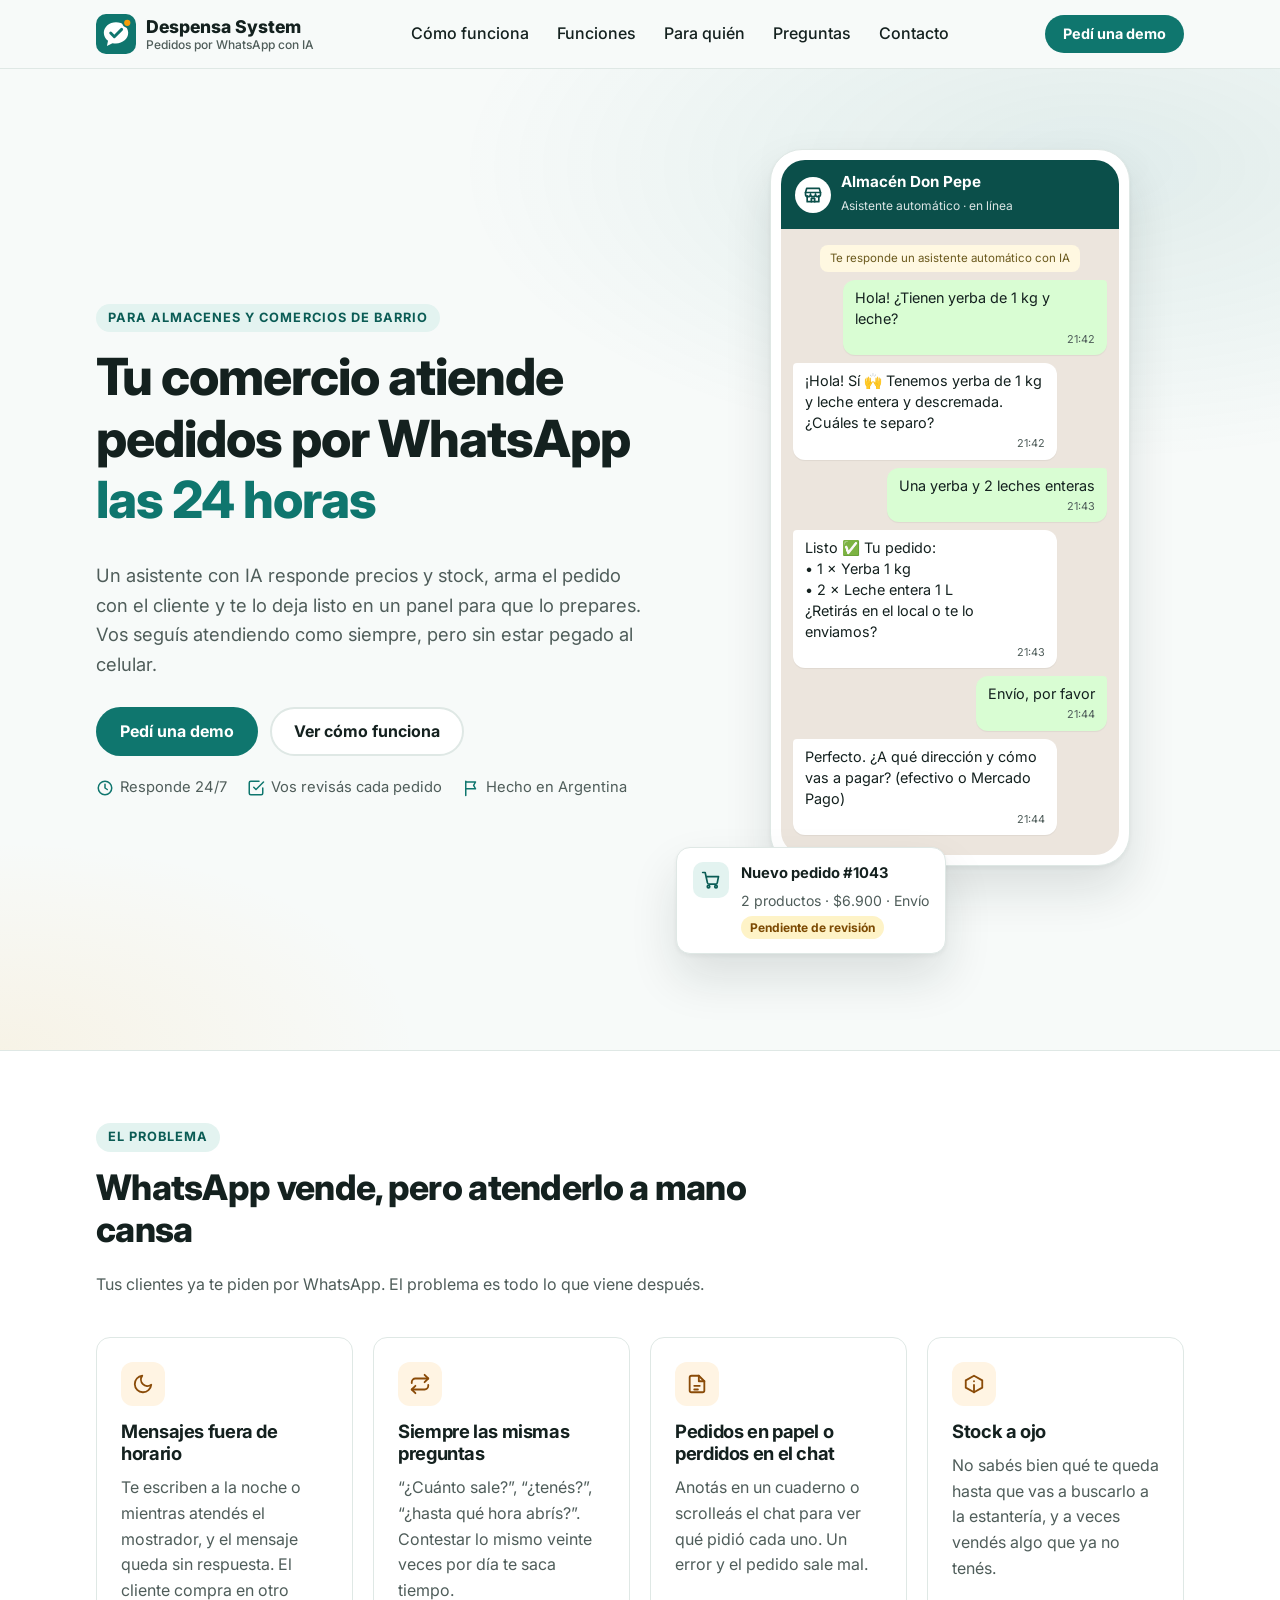
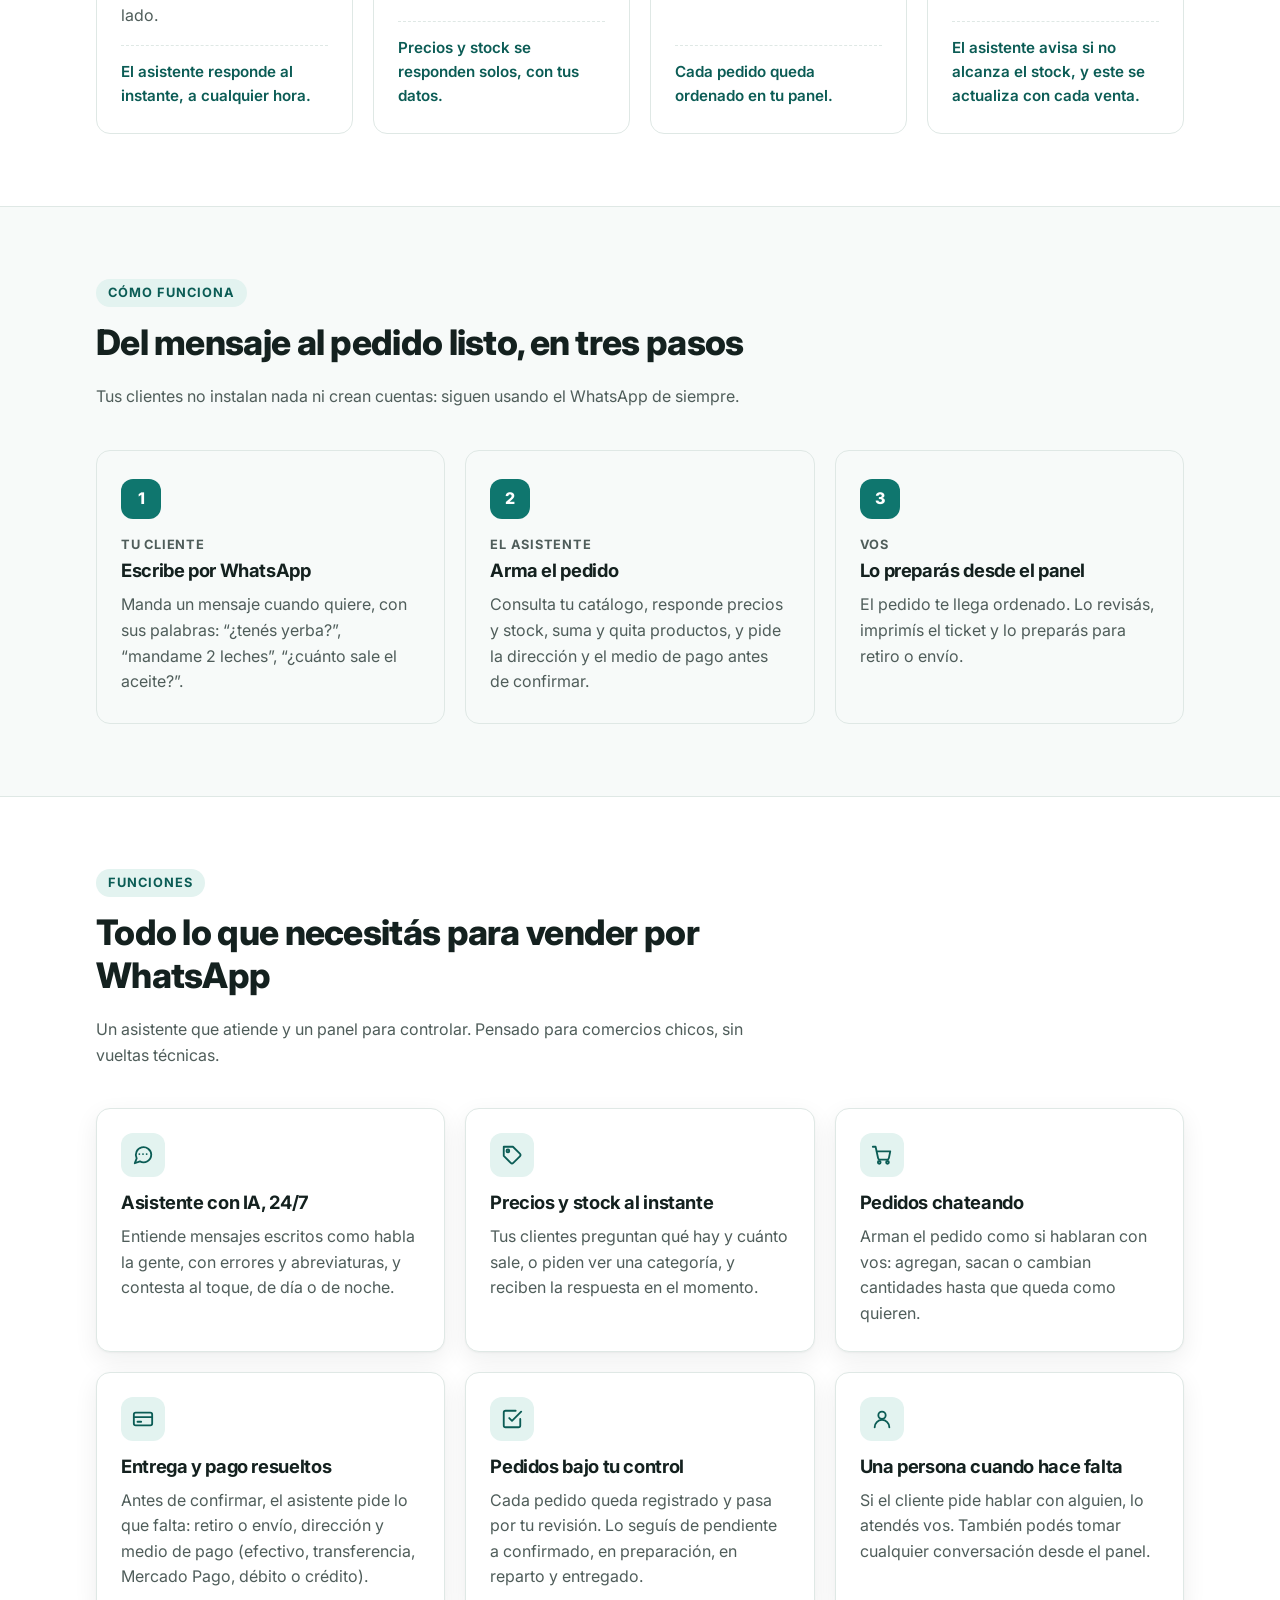
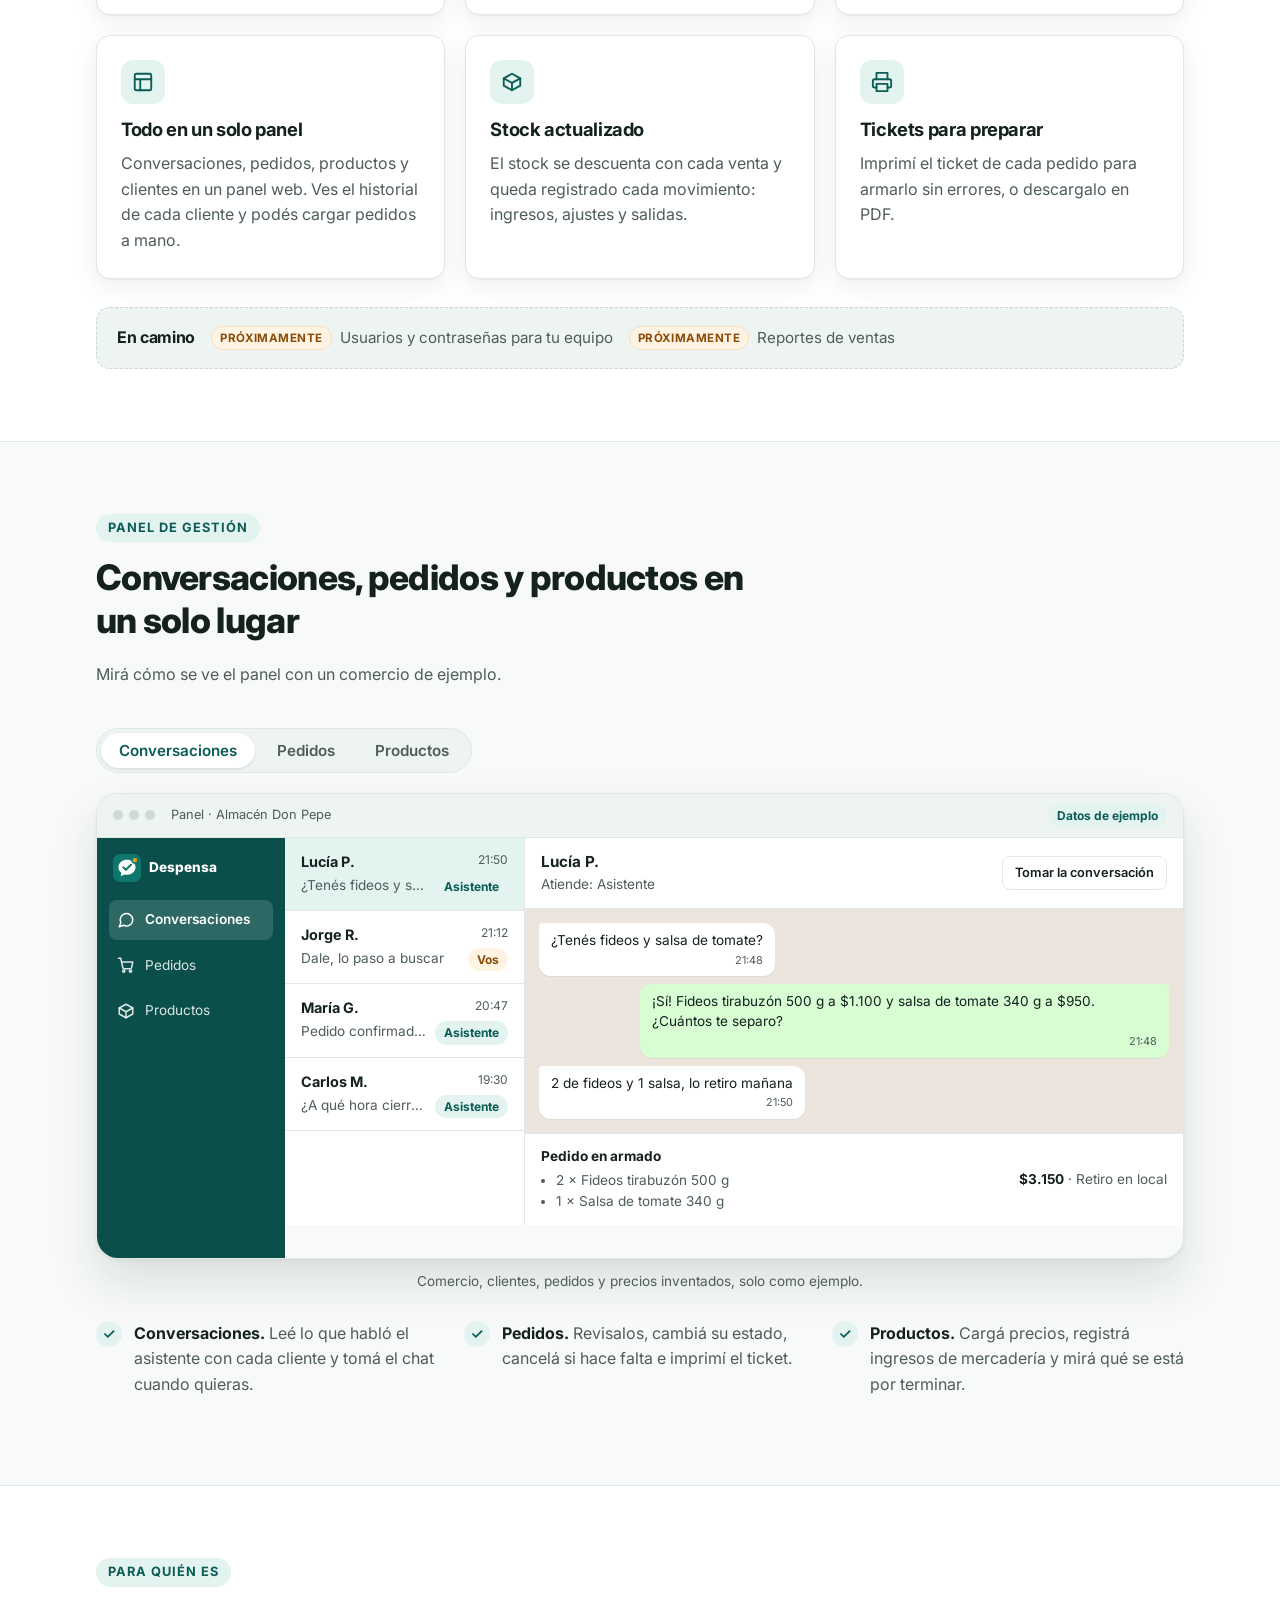
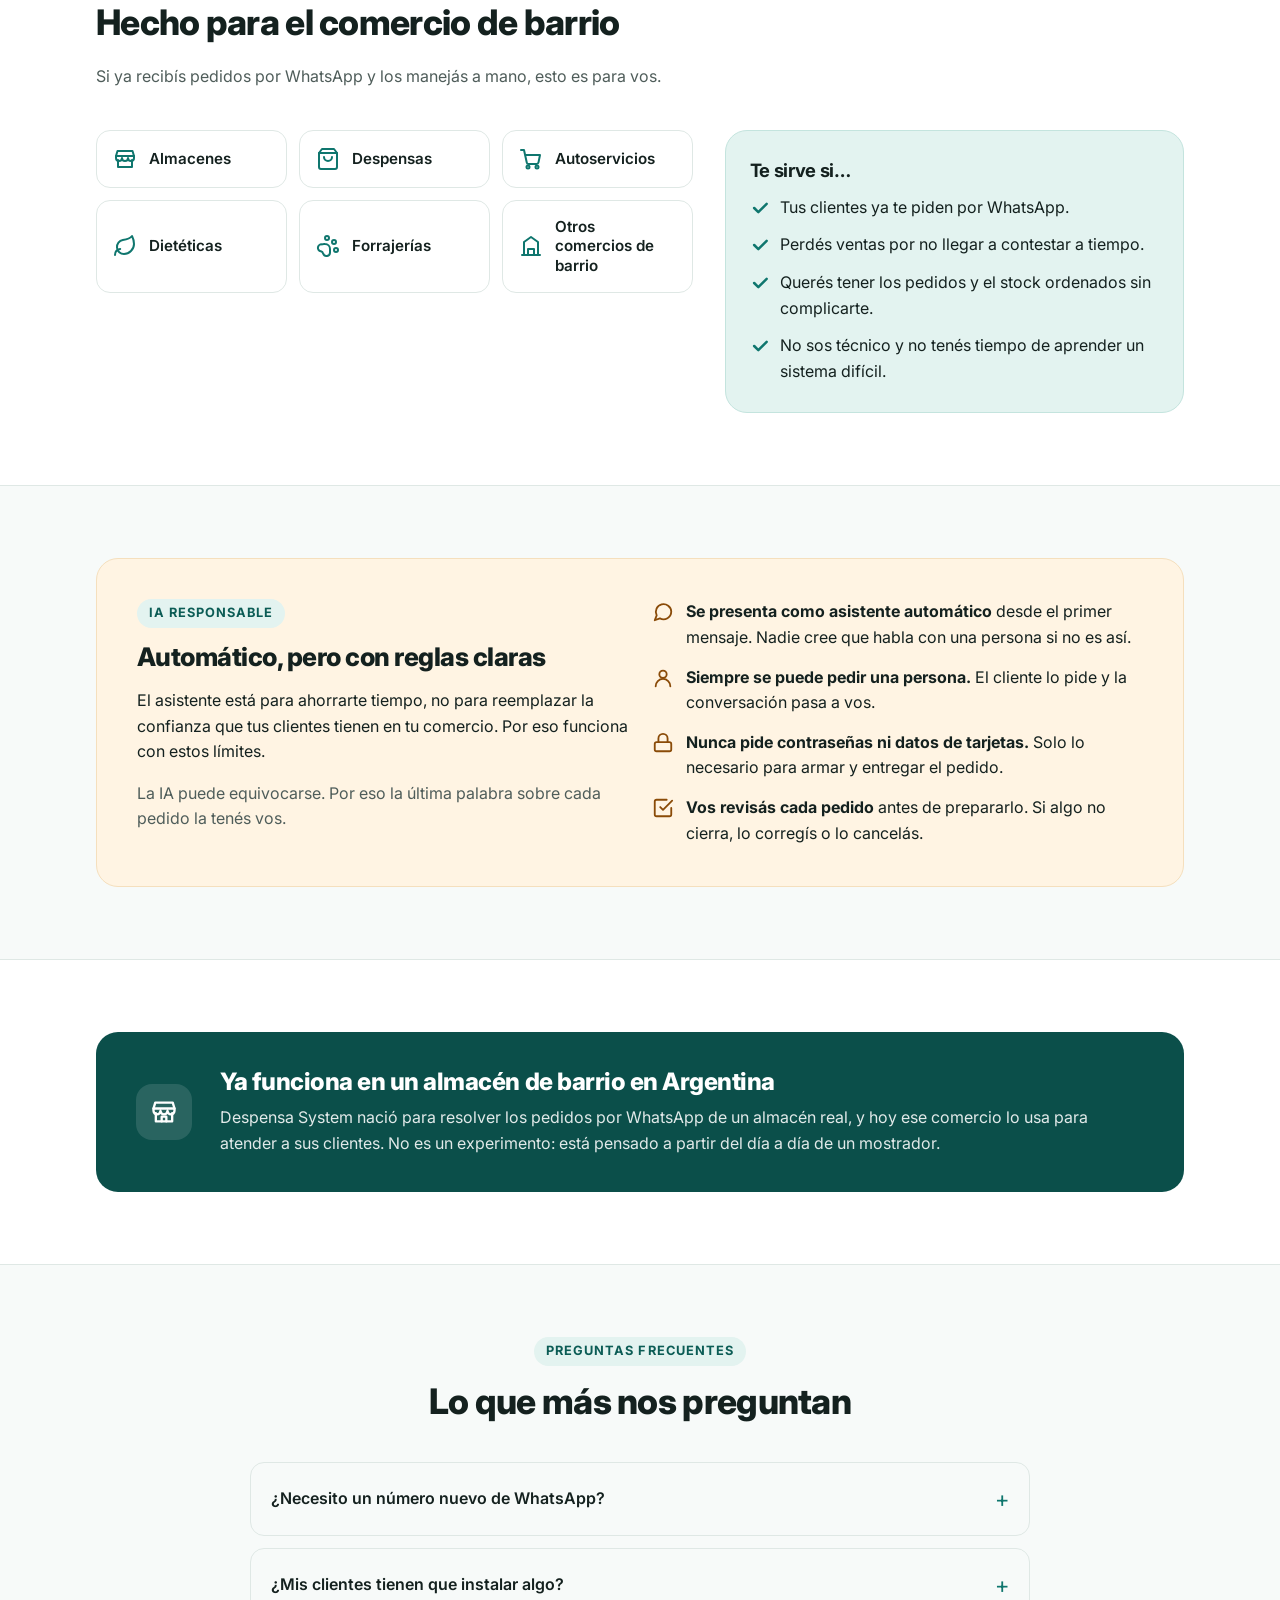
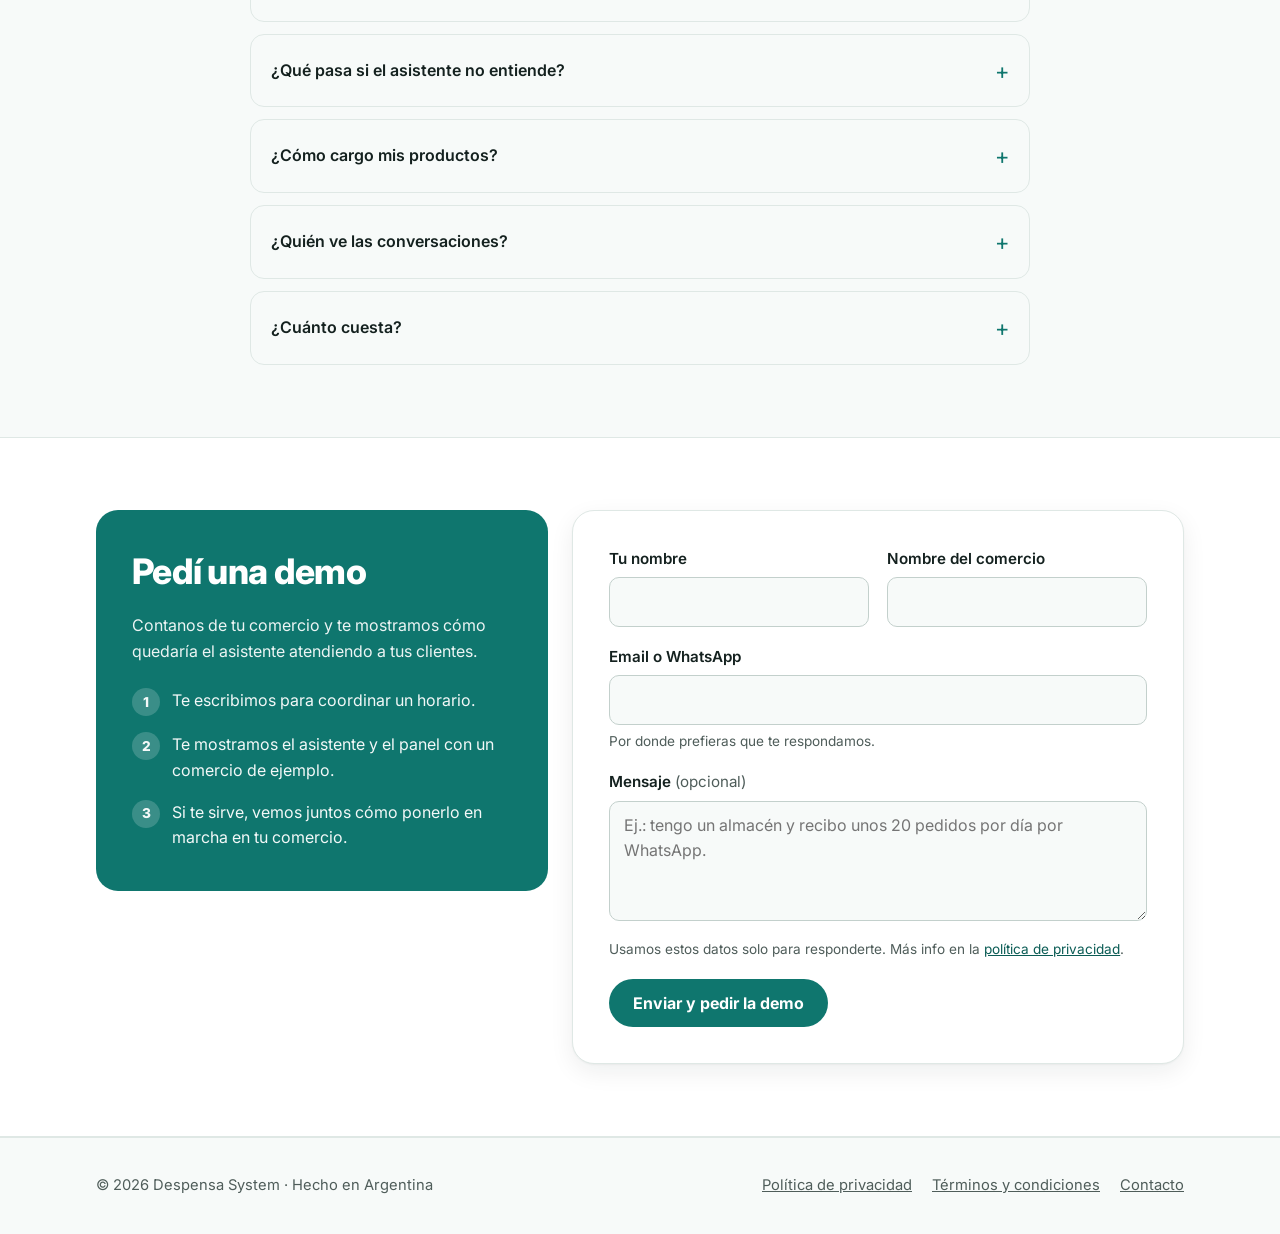
<file: index.html>
<!doctype html>
<html lang="es-AR">
<head>
  <meta charset="utf-8">
  <meta name="viewport" content="width=device-width, initial-scale=1">
  <title>Despensa System · Pedidos por WhatsApp con IA para tu comercio</title>
  <meta name="description" content="Despensa System atiende los pedidos de tu comercio por WhatsApp las 24 horas: un asistente con IA responde precios y stock, arma el pedido con el cliente y te lo deja listo en un panel para prepararlo.">
  <meta name="theme-color" content="#f7faf9">
  <!-- COMPLETAR: reemplazar el dominio en canonical, og:url, og:image, JSON-LD, robots.txt y sitemap.xml -->
  <link rel="canonical" href="https://despensa-system.netlify.app/">

  <meta property="og:type" content="website">
  <meta property="og:locale" content="es_AR">
  <meta property="og:site_name" content="Despensa System">
  <meta property="og:title" content="Despensa System · Tu comercio atiende pedidos por WhatsApp las 24 horas">
  <meta property="og:description" content="Un asistente con IA responde precios y stock, arma el pedido con el cliente y te lo deja listo en un panel para prepararlo.">
  <meta property="og:url" content="https://despensa-system.netlify.app/">
  <meta property="og:image" content="https://despensa-system.netlify.app/assets/img/og-image.png">
  <meta property="og:image:width" content="1200">
  <meta property="og:image:height" content="630">
  <meta property="og:image:alt" content="Despensa System: pedidos por WhatsApp con IA y un panel para prepararlos">
  <meta name="twitter:card" content="summary_large_image">

  <link rel="icon" href="assets/img/favicon.svg" type="image/svg+xml">
  <link rel="icon" href="assets/img/favicon.png" type="image/png" sizes="48x48">
  <link rel="apple-touch-icon" href="assets/img/apple-touch-icon.png">
  <link rel="preconnect" href="https://fonts.googleapis.com">
  <link rel="preconnect" href="https://fonts.gstatic.com" crossorigin>
  <link href="https://fonts.googleapis.com/css2?family=Inter:wght@400;500;600;700;800&display=swap" rel="stylesheet">
  <link rel="stylesheet" href="assets/css/styles.css">

  <script type="application/ld+json">
  {
    "@context": "https://schema.org",
    "@type": "SoftwareApplication",
    "name": "Despensa System",
    "url": "https://despensa-system.netlify.app/",
    "image": "https://despensa-system.netlify.app/assets/img/og-image.png",
    "applicationCategory": "BusinessApplication",
    "operatingSystem": "Web, WhatsApp",
    "inLanguage": "es-AR",
    "description": "Asistente con IA que atiende pedidos por WhatsApp las 24 horas y panel web para gestionar conversaciones, pedidos, productos y stock de comercios de barrio.",
    "featureList": [
      "Asistente de WhatsApp con IA disponible 24/7",
      "Consulta de precios y stock",
      "Armado de pedidos por chat",
      "Datos de entrega y medio de pago",
      "Derivación a una persona",
      "Panel con conversaciones, pedidos, productos y clientes",
      "Control de stock",
      "Impresión de tickets"
    ]
  }
  </script>
</head>
<body>
  <a class="skip-link" href="#contenido">Saltar al contenido</a>

  <header class="site-header">
    <div class="container header-inner">
      <a class="brand" href="./" aria-label="Despensa System, inicio">
        <img class="brand-logo" src="assets/img/logo.svg" alt="" width="40" height="40">
        <span>Despensa System<small>Pedidos por WhatsApp con IA</small></span>
      </a>

      <nav class="nav" id="site-nav" aria-label="Principal">
        <ul>
          <li><a href="#como-funciona">Cómo funciona</a></li>
          <li><a href="#funciones">Funciones</a></li>
          <li><a href="#para-quien">Para quién</a></li>
          <li><a href="#preguntas">Preguntas</a></li>
          <li><a href="#contacto">Contacto</a></li>
          <li class="nav-cta"><a href="#contacto">Pedí una demo</a></li>
        </ul>
      </nav>

      <a class="btn btn-primary btn-sm header-cta" href="#contacto">Pedí una demo</a>

      <button class="menu-toggle" type="button" aria-controls="site-nav" aria-expanded="false" aria-label="Abrir menú">
        <svg viewBox="0 0 24 24" fill="none" stroke="currentColor" stroke-width="2" stroke-linecap="round" aria-hidden="true"><path d="M4 7h16M4 12h16M4 17h16"/></svg>
      </button>
    </div>
  </header>

  <main id="contenido">
    <!-- Hero -->
    <section class="hero">
      <div class="container hero-grid">
        <div>
          <span class="eyebrow">Para almacenes y comercios de barrio</span>
          <h1>Tu comercio atiende pedidos por WhatsApp <span class="hl">las 24 horas</span></h1>
          <p class="lead">Un asistente con IA responde precios y stock, arma el pedido con el cliente y te lo deja listo en un panel para que lo prepares. Vos seguís atendiendo como siempre, pero sin estar pegado al celular.</p>
          <div class="hero-actions">
            <a class="btn btn-primary" href="#contacto">Pedí una demo</a>
            <a class="btn btn-ghost" href="#como-funciona">Ver cómo funciona</a>
          </div>
          <ul class="hero-meta">
            <li><svg viewBox="0 0 24 24" fill="none" stroke="currentColor" stroke-width="2" stroke-linecap="round" stroke-linejoin="round" aria-hidden="true"><circle cx="12" cy="12" r="9"/><path d="M12 7v5l3 2"/></svg>Responde 24/7</li>
            <li><svg viewBox="0 0 24 24" fill="none" stroke="currentColor" stroke-width="2" stroke-linecap="round" stroke-linejoin="round" aria-hidden="true"><path d="M9 11l3 3L22 4"/><path d="M21 12v7a2 2 0 0 1-2 2H5a2 2 0 0 1-2-2V5a2 2 0 0 1 2-2h11"/></svg>Vos revisás cada pedido</li>
            <li><svg viewBox="0 0 24 24" fill="none" stroke="currentColor" stroke-width="2" stroke-linecap="round" stroke-linejoin="round" aria-hidden="true"><path d="M5 22V3"/><path d="M5 4h13l-2.5 4.5L18 13H5"/></svg>Hecho en Argentina</li>
          </ul>
        </div>

        <div class="hero-visual">
          <div class="phone" role="img" aria-label="Ejemplo de conversación por WhatsApp entre un cliente y el asistente automático de un comercio ficticio, Almacén Don Pepe. El cliente pide una yerba de 1 kilo y dos leches enteras, y el asistente arma el pedido y pregunta la dirección de entrega y el medio de pago.">
            <div class="chat-head" aria-hidden="true">
              <span class="avatar"><svg viewBox="0 0 24 24" fill="none" stroke="currentColor" stroke-width="2" stroke-linecap="round" stroke-linejoin="round"><path d="M3 9l1.5-5h15L21 9"/><path d="M3 9h18v2a3 3 0 0 1-6 0 3 3 0 0 1-6 0 3 3 0 0 1-6 0z"/><path d="M5 13v7h14v-7"/><path d="M10 20v-4h4v4"/></svg></span>
              <div><strong>Almacén Don Pepe</strong><small>Asistente automático · en línea</small></div>
            </div>
            <div class="chat-body" aria-hidden="true">
              <span class="chat-note">Te responde un asistente automático con IA</span>
              <div class="bubble out">Hola! ¿Tienen yerba de 1 kg y leche?<time>21:42</time></div>
              <div class="bubble in">¡Hola! Sí 🙌 Tenemos yerba de 1 kg y leche entera y descremada. ¿Cuáles te separo?<time>21:42</time></div>
              <div class="bubble out">Una yerba y 2 leches enteras<time>21:43</time></div>
              <div class="bubble in">Listo ✅ Tu pedido:<br>• 1 × Yerba 1 kg<br>• 2 × Leche entera 1 L<br>¿Retirás en el local o te lo enviamos?<time>21:43</time></div>
              <div class="bubble out">Envío, por favor<time>21:44</time></div>
              <div class="bubble in">Perfecto. ¿A qué dirección y cómo vas a pagar? (efectivo o Mercado Pago)<time>21:44</time></div>
            </div>
          </div>
          <div class="float-card" aria-hidden="true">
            <span class="float-icon"><svg viewBox="0 0 24 24" fill="none" stroke="currentColor" stroke-width="2" stroke-linecap="round" stroke-linejoin="round"><circle cx="9" cy="20" r="1.5"/><circle cx="18" cy="20" r="1.5"/><path d="M2 3h3l2.7 12.3a2 2 0 0 0 2 1.7h7.8a2 2 0 0 0 2-1.6L21 8H6"/></svg></span>
            <strong>Nuevo pedido #1043</strong>
            <span class="float-meta">2 productos · $6.900 · Envío</span>
            <span><span class="badge pending">Pendiente de revisión</span></span>
          </div>
        </div>
      </div>
    </section>

    <!-- Problema -->
    <section class="section-alt" id="problema">
      <div class="container">
        <div class="section-head">
          <span class="eyebrow">El problema</span>
          <h2>WhatsApp vende, pero atenderlo a mano cansa</h2>
          <p class="muted">Tus clientes ya te piden por WhatsApp. El problema es todo lo que viene después.</p>
        </div>
        <div class="problems">
          <article class="problem">
            <div class="icon" aria-hidden="true"><svg viewBox="0 0 24 24" fill="none" stroke="currentColor" stroke-width="2" stroke-linecap="round" stroke-linejoin="round"><path d="M21 12.8A9 9 0 1 1 11.2 3a7 7 0 0 0 9.8 9.8z"/></svg></div>
            <h3>Mensajes fuera de horario</h3>
            <p>Te escriben a la noche o mientras atendés el mostrador, y el mensaje queda sin respuesta. El cliente compra en otro lado.</p>
            <p class="fix">El asistente responde al instante, a cualquier hora.</p>
          </article>
          <article class="problem">
            <div class="icon" aria-hidden="true"><svg viewBox="0 0 24 24" fill="none" stroke="currentColor" stroke-width="2" stroke-linecap="round" stroke-linejoin="round"><path d="M17 2l4 4-4 4"/><path d="M3 11v-1a4 4 0 0 1 4-4h14"/><path d="M7 22l-4-4 4-4"/><path d="M21 13v1a4 4 0 0 1-4 4H3"/></svg></div>
            <h3>Siempre las mismas preguntas</h3>
            <p>“¿Cuánto sale?”, “¿tenés?”, “¿hasta qué hora abrís?”. Contestar lo mismo veinte veces por día te saca tiempo.</p>
            <p class="fix">Precios y stock se responden solos, con tus datos.</p>
          </article>
          <article class="problem">
            <div class="icon" aria-hidden="true"><svg viewBox="0 0 24 24" fill="none" stroke="currentColor" stroke-width="2" stroke-linecap="round" stroke-linejoin="round"><path d="M14 3H6a2 2 0 0 0-2 2v14a2 2 0 0 0 2 2h12a2 2 0 0 0 2-2V9z"/><path d="M14 3v6h6"/><path d="M9 14l6 0M9 18h4"/></svg></div>
            <h3>Pedidos en papel o perdidos en el chat</h3>
            <p>Anotás en un cuaderno o scrolleás el chat para ver qué pidió cada uno. Un error y el pedido sale mal.</p>
            <p class="fix">Cada pedido queda ordenado en tu panel.</p>
          </article>
          <article class="problem">
            <div class="icon" aria-hidden="true"><svg viewBox="0 0 24 24" fill="none" stroke="currentColor" stroke-width="2" stroke-linecap="round" stroke-linejoin="round"><path d="M21 8 12 3 3 8v8l9 5 9-5V8z"/><path d="M12 13v8"/><path d="M12 9v.01"/></svg></div>
            <h3>Stock a ojo</h3>
            <p>No sabés bien qué te queda hasta que vas a buscarlo a la estantería, y a veces vendés algo que ya no tenés.</p>
            <p class="fix">El asistente avisa si no alcanza el stock, y este se actualiza con cada venta.</p>
          </article>
        </div>
      </div>
    </section>

    <!-- Cómo funciona -->
    <section id="como-funciona">
      <div class="container">
        <div class="section-head">
          <span class="eyebrow">Cómo funciona</span>
          <h2>Del mensaje al pedido listo, en tres pasos</h2>
          <p class="muted">Tus clientes no instalan nada ni crean cuentas: siguen usando el WhatsApp de siempre.</p>
        </div>
        <ol class="steps">
          <li class="step">
            <span class="who">Tu cliente</span>
            <h3>Escribe por WhatsApp</h3>
            <p>Manda un mensaje cuando quiere, con sus palabras: “¿tenés yerba?”, “mandame 2 leches”, “¿cuánto sale el aceite?”.</p>
          </li>
          <li class="step">
            <span class="who">El asistente</span>
            <h3>Arma el pedido</h3>
            <p>Consulta tu catálogo, responde precios y stock, suma y quita productos, y pide la dirección y el medio de pago antes de confirmar.</p>
          </li>
          <li class="step">
            <span class="who">Vos</span>
            <h3>Lo preparás desde el panel</h3>
            <p>El pedido te llega ordenado. Lo revisás, imprimís el ticket y lo preparás para retiro o envío.</p>
          </li>
        </ol>
      </div>
    </section>

    <!-- Funciones -->
    <section class="section-alt" id="funciones">
      <div class="container">
        <div class="section-head">
          <span class="eyebrow">Funciones</span>
          <h2>Todo lo que necesitás para vender por WhatsApp</h2>
          <p class="muted">Un asistente que atiende y un panel para controlar. Pensado para comercios chicos, sin vueltas técnicas.</p>
        </div>
        <div class="features">
          <article class="feature">
            <div class="icon" aria-hidden="true"><svg viewBox="0 0 24 24" fill="none" stroke="currentColor" stroke-width="2" stroke-linecap="round" stroke-linejoin="round"><path d="M21 11.5a8.4 8.4 0 0 1-12.4 7.4L3 21l2.1-5.4A8.4 8.4 0 1 1 21 11.5z"/><path d="M8 11h.01M12 11h.01M16 11h.01"/></svg></div>
            <h3>Asistente con IA, 24/7</h3>
            <p>Entiende mensajes escritos como habla la gente, con errores y abreviaturas, y contesta al toque, de día o de noche.</p>
          </article>
          <article class="feature">
            <div class="icon" aria-hidden="true"><svg viewBox="0 0 24 24" fill="none" stroke="currentColor" stroke-width="2" stroke-linecap="round" stroke-linejoin="round"><path d="M20.6 13.4 13.4 20.6a2 2 0 0 1-2.8 0L3 13V3h10l7.6 7.6a2 2 0 0 1 0 2.8z"/><circle cx="7.5" cy="7.5" r="1.5"/></svg></div>
            <h3>Precios y stock al instante</h3>
            <p>Tus clientes preguntan qué hay y cuánto sale, o piden ver una categoría, y reciben la respuesta en el momento.</p>
          </article>
          <article class="feature">
            <div class="icon" aria-hidden="true"><svg viewBox="0 0 24 24" fill="none" stroke="currentColor" stroke-width="2" stroke-linecap="round" stroke-linejoin="round"><circle cx="9" cy="20" r="1.5"/><circle cx="18" cy="20" r="1.5"/><path d="M2 3h3l2.7 12.3a2 2 0 0 0 2 1.7h7.8a2 2 0 0 0 2-1.6L21 8H6"/></svg></div>
            <h3>Pedidos chateando</h3>
            <p>Arman el pedido como si hablaran con vos: agregan, sacan o cambian cantidades hasta que queda como quieren.</p>
          </article>
          <article class="feature">
            <div class="icon" aria-hidden="true"><svg viewBox="0 0 24 24" fill="none" stroke="currentColor" stroke-width="2" stroke-linecap="round" stroke-linejoin="round"><rect x="2" y="5" width="20" height="14" rx="2"/><path d="M2 10h20M6 15h4"/></svg></div>
            <h3>Entrega y pago resueltos</h3>
            <p>Antes de confirmar, el asistente pide lo que falta: retiro o envío, dirección y medio de pago (efectivo, transferencia, Mercado Pago, débito o crédito).</p>
          </article>
          <article class="feature">
            <div class="icon" aria-hidden="true"><svg viewBox="0 0 24 24" fill="none" stroke="currentColor" stroke-width="2" stroke-linecap="round" stroke-linejoin="round"><path d="M9 11l3 3L22 4"/><path d="M21 12v7a2 2 0 0 1-2 2H5a2 2 0 0 1-2-2V5a2 2 0 0 1 2-2h11"/></svg></div>
            <h3>Pedidos bajo tu control</h3>
            <p>Cada pedido queda registrado y pasa por tu revisión. Lo seguís de pendiente a confirmado, en preparación, en reparto y entregado.</p>
          </article>
          <article class="feature">
            <div class="icon" aria-hidden="true"><svg viewBox="0 0 24 24" fill="none" stroke="currentColor" stroke-width="2" stroke-linecap="round" stroke-linejoin="round"><circle cx="12" cy="8" r="4"/><path d="M4 21a8 8 0 0 1 16 0"/></svg></div>
            <h3>Una persona cuando hace falta</h3>
            <p>Si el cliente pide hablar con alguien, lo atendés vos. También podés tomar cualquier conversación desde el panel.</p>
          </article>
          <article class="feature">
            <div class="icon" aria-hidden="true"><svg viewBox="0 0 24 24" fill="none" stroke="currentColor" stroke-width="2" stroke-linecap="round" stroke-linejoin="round"><rect x="3" y="3" width="18" height="18" rx="2"/><path d="M3 9h18M9 21V9"/></svg></div>
            <h3>Todo en un solo panel</h3>
            <p>Conversaciones, pedidos, productos y clientes en un panel web. Ves el historial de cada cliente y podés cargar pedidos a mano.</p>
          </article>
          <article class="feature">
            <div class="icon" aria-hidden="true"><svg viewBox="0 0 24 24" fill="none" stroke="currentColor" stroke-width="2" stroke-linecap="round" stroke-linejoin="round"><path d="M21 8 12 3 3 8v8l9 5 9-5V8z"/><path d="M3 8l9 5 9-5M12 13v8"/></svg></div>
            <h3>Stock actualizado</h3>
            <p>El stock se descuenta con cada venta y queda registrado cada movimiento: ingresos, ajustes y salidas.</p>
          </article>
          <article class="feature">
            <div class="icon" aria-hidden="true"><svg viewBox="0 0 24 24" fill="none" stroke="currentColor" stroke-width="2" stroke-linecap="round" stroke-linejoin="round"><path d="M6 9V2h12v7"/><path d="M6 18H4a2 2 0 0 1-2-2v-5a2 2 0 0 1 2-2h16a2 2 0 0 1 2 2v5a2 2 0 0 1-2 2h-2"/><path d="M6 14h12v8H6z"/></svg></div>
            <h3>Tickets para preparar</h3>
            <p>Imprimí el ticket de cada pedido para armarlo sin errores, o descargalo en PDF.</p>
          </article>
        </div>

        <div class="roadmap">
          <h3>En camino</h3>
          <ul>
            <li><span class="soon">Próximamente</span> Usuarios y contraseñas para tu equipo</li>
            <li><span class="soon">Próximamente</span> Reportes de ventas</li>
          </ul>
        </div>
      </div>
    </section>

    <!-- Panel de gestión -->
    <section id="panel">
      <div class="container">
        <div class="section-head">
          <span class="eyebrow">Panel de gestión</span>
          <h2>Conversaciones, pedidos y productos en un solo lugar</h2>
          <p class="muted">Mirá cómo se ve el panel con un comercio de ejemplo.</p>
        </div>

        <div class="tabs" role="tablist" aria-label="Pantallas del panel">
          <button class="tab" type="button" role="tab" id="tab-inbox" aria-controls="panel-inbox" aria-selected="true">Conversaciones</button>
          <button class="tab" type="button" role="tab" id="tab-pedidos" aria-controls="panel-pedidos" aria-selected="false" tabindex="-1">Pedidos</button>
          <button class="tab" type="button" role="tab" id="tab-productos" aria-controls="panel-productos" aria-selected="false" tabindex="-1">Productos</button>
        </div>

        <div class="app-window">
          <div class="app-bar" aria-hidden="true">
            <span class="dots"><i></i><i></i><i></i></span>
            <span>Panel · Almacén Don Pepe</span>
            <span class="demo-tag badge ok">Datos de ejemplo</span>
          </div>
          <div class="app-body">
            <div class="app-side" aria-hidden="true">
              <div class="side-brand"><img src="assets/img/logo.svg" alt="" width="28" height="28"><span>Despensa</span></div>
              <div class="side-item" data-side="inbox"><svg viewBox="0 0 24 24" fill="none" stroke="currentColor" stroke-width="2" stroke-linecap="round" stroke-linejoin="round"><path d="M21 11.5a8.4 8.4 0 0 1-12.4 7.4L3 21l2.1-5.4A8.4 8.4 0 1 1 21 11.5z"/></svg><span>Conversaciones</span></div>
              <div class="side-item" data-side="pedidos"><svg viewBox="0 0 24 24" fill="none" stroke="currentColor" stroke-width="2" stroke-linecap="round" stroke-linejoin="round"><circle cx="9" cy="20" r="1.5"/><circle cx="18" cy="20" r="1.5"/><path d="M2 3h3l2.7 12.3a2 2 0 0 0 2 1.7h7.8a2 2 0 0 0 2-1.6L21 8H6"/></svg><span>Pedidos</span></div>
              <div class="side-item" data-side="productos"><svg viewBox="0 0 24 24" fill="none" stroke="currentColor" stroke-width="2" stroke-linecap="round" stroke-linejoin="round"><path d="M21 8 12 3 3 8v8l9 5 9-5V8z"/><path d="M3 8l9 5 9-5M12 13v8"/></svg><span>Productos</span></div>
            </div>

            <!-- Conversaciones -->
            <div class="app-main" role="tabpanel" id="panel-inbox" aria-labelledby="tab-inbox" tabindex="0">
              <div class="inbox">
                <ul class="inbox-list" aria-label="Conversaciones de ejemplo">
                  <li class="active"><strong>Lucía P.</strong><time>21:50</time><span class="preview">¿Tenés fideos y salsa?</span><span class="badge bot">Asistente</span></li>
                  <li><strong>Jorge R.</strong><time>21:12</time><span class="preview">Dale, lo paso a buscar</span><span class="badge human">Vos</span></li>
                  <li><strong>María G.</strong><time>20:47</time><span class="preview">Pedido confirmado ✅</span><span class="badge bot">Asistente</span></li>
                  <li><strong>Carlos M.</strong><time>19:30</time><span class="preview">¿A qué hora cierran?</span><span class="badge bot">Asistente</span></li>
                </ul>
                <div class="inbox-chat">
                  <div class="inbox-chat-head">
                    <div><strong>Lucía P.</strong><span class="muted">Atiende: Asistente</span></div>
                    <span class="fake-btn">Tomar la conversación</span>
                  </div>
                  <div class="inbox-chat-body">
                    <div class="bubble in">¿Tenés fideos y salsa de tomate?<time>21:48</time></div>
                    <div class="bubble out">¡Sí! Fideos tirabuzón 500 g a $1.100 y salsa de tomate 340 g a $950. ¿Cuántos te separo?<time>21:48</time></div>
                    <div class="bubble in">2 de fideos y 1 salsa, lo retiro mañana<time>21:50</time></div>
                  </div>
                  <div class="draft">
                    <div>
                      <strong>Pedido en armado</strong>
                      <ul>
                        <li>2 × Fideos tirabuzón 500 g</li>
                        <li>1 × Salsa de tomate 340 g</li>
                      </ul>
                    </div>
                    <div><strong>$3.150</strong> <span class="muted">· Retiro en local</span></div>
                  </div>
                </div>
              </div>
            </div>

            <!-- Pedidos -->
            <div class="app-main" role="tabpanel" id="panel-pedidos" aria-labelledby="tab-pedidos" tabindex="0">
              <div class="app-head">
                <h3>Pedidos de hoy</h3>
                <div class="app-actions"><span class="fake-btn">Filtrar</span><span class="fake-btn primary">Imprimir ticket</span></div>
              </div>
              <div class="app-pad">
                <div class="kpis">
                  <div class="kpi"><span>Pendientes</span><strong>3</strong></div>
                  <div class="kpi"><span>En preparación</span><strong>2</strong></div>
                  <div class="kpi"><span>En reparto</span><strong>1</strong></div>
                  <div class="kpi"><span>Entregados</span><strong>14</strong></div>
                </div>
                <div class="mock-table-wrap">
                  <table class="mock-table">
                    <caption class="visually-hidden">Pedidos de ejemplo</caption>
                    <thead>
                      <tr><th scope="col">Pedido</th><th scope="col">Cliente</th><th scope="col" class="hide-sm">Entrega</th><th scope="col" class="hide-sm">Pago</th><th scope="col" class="num">Total</th><th scope="col">Estado</th></tr>
                    </thead>
                    <tbody>
                      <tr><td>#1043</td><td>Ana S.</td><td class="hide-sm">Envío</td><td class="hide-sm">Mercado Pago</td><td class="num">$6.900</td><td><span class="badge pending">Pendiente</span></td></tr>
                      <tr><td>#1042</td><td>Lucía P.</td><td class="hide-sm">Retiro</td><td class="hide-sm">Efectivo</td><td class="num">$3.150</td><td><span class="badge confirmed">Confirmado</span></td></tr>
                      <tr><td>#1041</td><td>Jorge R.</td><td class="hide-sm">Retiro</td><td class="hide-sm">Débito</td><td class="num">$12.480</td><td><span class="badge preparing">Preparando</span></td></tr>
                      <tr><td>#1040</td><td>María G.</td><td class="hide-sm">Envío</td><td class="hide-sm">Transferencia</td><td class="num">$8.320</td><td><span class="badge delivering">En reparto</span></td></tr>
                      <tr><td>#1039</td><td>Carlos M.</td><td class="hide-sm">Retiro</td><td class="hide-sm">Efectivo</td><td class="num">$2.700</td><td><span class="badge completed">Completado</span></td></tr>
                    </tbody>
                  </table>
                </div>
              </div>
            </div>

            <!-- Productos -->
            <div class="app-main" role="tabpanel" id="panel-productos" aria-labelledby="tab-productos" tabindex="0">
              <div class="app-head">
                <h3>Productos</h3>
                <div class="app-actions"><span class="fake-btn">Mover stock</span><span class="fake-btn primary">+ Nuevo producto</span></div>
              </div>
              <div class="app-pad">
                <div class="mock-table-wrap">
                  <table class="mock-table">
                    <caption class="visually-hidden">Productos de ejemplo</caption>
                    <thead>
                      <tr><th scope="col">Producto</th><th scope="col" class="hide-sm">Categoría</th><th scope="col" class="num">Precio</th><th scope="col" class="num">Stock</th><th scope="col">Estado</th></tr>
                    </thead>
                    <tbody>
                      <tr><td>Yerba mate 1 kg</td><td class="hide-sm">Almacén</td><td class="num">$4.200</td><td class="num">18</td><td><span class="badge ok">OK</span></td></tr>
                      <tr><td>Leche entera 1 L</td><td class="hide-sm">Lácteos</td><td class="num">$1.350</td><td class="num">4</td><td><span class="badge low">Stock bajo</span></td></tr>
                      <tr><td>Fideos tirabuzón 500 g</td><td class="hide-sm">Almacén</td><td class="num">$1.100</td><td class="num">32</td><td><span class="badge ok">OK</span></td></tr>
                      <tr><td>Aceite de girasol 1,5 L</td><td class="hide-sm">Almacén</td><td class="num">$3.900</td><td class="num">11</td><td><span class="badge ok">OK</span></td></tr>
                      <tr><td>Arroz largo fino 1 kg</td><td class="hide-sm">Almacén</td><td class="num">$1.600</td><td class="num">2</td><td><span class="badge low">Stock bajo</span></td></tr>
                      <tr><td>Galletitas de agua 300 g</td><td class="hide-sm">Galletitas</td><td class="num">$980</td><td class="num">25</td><td><span class="badge ok">OK</span></td></tr>
                    </tbody>
                  </table>
                </div>
              </div>
            </div>
          </div>
        </div>
        <p class="demo-caption">Comercio, clientes, pedidos y precios inventados, solo como ejemplo.</p>

        <ul class="panel-points">
          <li>
            <span class="check" aria-hidden="true"><svg viewBox="0 0 24 24" fill="none" stroke="currentColor" stroke-width="3" stroke-linecap="round" stroke-linejoin="round"><path d="M5 12l5 5L20 7"/></svg></span>
            <p><strong>Conversaciones.</strong> Leé lo que habló el asistente con cada cliente y tomá el chat cuando quieras.</p>
          </li>
          <li>
            <span class="check" aria-hidden="true"><svg viewBox="0 0 24 24" fill="none" stroke="currentColor" stroke-width="3" stroke-linecap="round" stroke-linejoin="round"><path d="M5 12l5 5L20 7"/></svg></span>
            <p><strong>Pedidos.</strong> Revisalos, cambiá su estado, cancelá si hace falta e imprimí el ticket.</p>
          </li>
          <li>
            <span class="check" aria-hidden="true"><svg viewBox="0 0 24 24" fill="none" stroke="currentColor" stroke-width="3" stroke-linecap="round" stroke-linejoin="round"><path d="M5 12l5 5L20 7"/></svg></span>
            <p><strong>Productos.</strong> Cargá precios, registrá ingresos de mercadería y mirá qué se está por terminar.</p>
          </li>
        </ul>
      </div>
    </section>

    <!-- Para quién -->
    <section class="section-alt" id="para-quien">
      <div class="container">
        <div class="section-head">
          <span class="eyebrow">Para quién es</span>
          <h2>Hecho para el comercio de barrio</h2>
          <p class="muted">Si ya recibís pedidos por WhatsApp y los manejás a mano, esto es para vos.</p>
        </div>
        <div class="audience-grid">
          <ul class="audience">
            <li><svg viewBox="0 0 24 24" fill="none" stroke="currentColor" stroke-width="2" stroke-linecap="round" stroke-linejoin="round" aria-hidden="true"><path d="M3 9l1.5-5h15L21 9"/><path d="M3 9h18v2a3 3 0 0 1-6 0 3 3 0 0 1-6 0 3 3 0 0 1-6 0z"/><path d="M5 13v7h14v-7"/></svg>Almacenes</li>
            <li><svg viewBox="0 0 24 24" fill="none" stroke="currentColor" stroke-width="2" stroke-linecap="round" stroke-linejoin="round" aria-hidden="true"><path d="M6 2 3 6v14a2 2 0 0 0 2 2h14a2 2 0 0 0 2-2V6l-3-4z"/><path d="M3 6h18M16 10a4 4 0 0 1-8 0"/></svg>Despensas</li>
            <li><svg viewBox="0 0 24 24" fill="none" stroke="currentColor" stroke-width="2" stroke-linecap="round" stroke-linejoin="round" aria-hidden="true"><circle cx="9" cy="20" r="1.5"/><circle cx="18" cy="20" r="1.5"/><path d="M2 3h3l2.7 12.3a2 2 0 0 0 2 1.7h7.8a2 2 0 0 0 2-1.6L21 8H6"/></svg>Autoservicios</li>
            <li><svg viewBox="0 0 24 24" fill="none" stroke="currentColor" stroke-width="2" stroke-linecap="round" stroke-linejoin="round" aria-hidden="true"><path d="M11 20A7 7 0 0 1 9.8 6.1C15.5 5 17 4.5 19 2c1 2 2 4.2 2 8 0 5.5-4.8 10-10 10z"/><path d="M2 21c0-3 1.9-5.4 5.2-6"/></svg>Dietéticas</li>
            <li><svg viewBox="0 0 24 24" fill="none" stroke="currentColor" stroke-width="2" stroke-linecap="round" stroke-linejoin="round" aria-hidden="true"><circle cx="11" cy="4" r="2"/><circle cx="18" cy="8" r="2"/><circle cx="20" cy="16" r="2"/><path d="M9 10a5 5 0 0 1 5 5v3.5a3.5 3.5 0 0 1-6.8 1.2 3.5 3.5 0 0 0-2.4-2.4A3.5 3.5 0 0 1 6 10.4 5 5 0 0 1 9 10z"/></svg>Forrajerías</li>
            <li><svg viewBox="0 0 24 24" fill="none" stroke="currentColor" stroke-width="2" stroke-linecap="round" stroke-linejoin="round" aria-hidden="true"><path d="M3 21h18"/><path d="M5 21V8l7-5 7 5v13"/><path d="M9 21v-6h6v6"/></svg>Otros comercios de barrio</li>
          </ul>
          <div class="fit">
            <h3>Te sirve si…</h3>
            <ul>
              <li><svg viewBox="0 0 24 24" fill="none" stroke="currentColor" stroke-width="3" stroke-linecap="round" stroke-linejoin="round" aria-hidden="true"><path d="M5 12l5 5L20 7"/></svg><span>Tus clientes ya te piden por WhatsApp.</span></li>
              <li><svg viewBox="0 0 24 24" fill="none" stroke="currentColor" stroke-width="3" stroke-linecap="round" stroke-linejoin="round" aria-hidden="true"><path d="M5 12l5 5L20 7"/></svg><span>Perdés ventas por no llegar a contestar a tiempo.</span></li>
              <li><svg viewBox="0 0 24 24" fill="none" stroke="currentColor" stroke-width="3" stroke-linecap="round" stroke-linejoin="round" aria-hidden="true"><path d="M5 12l5 5L20 7"/></svg><span>Querés tener los pedidos y el stock ordenados sin complicarte.</span></li>
              <li><svg viewBox="0 0 24 24" fill="none" stroke="currentColor" stroke-width="3" stroke-linecap="round" stroke-linejoin="round" aria-hidden="true"><path d="M5 12l5 5L20 7"/></svg><span>No sos técnico y no tenés tiempo de aprender un sistema difícil.</span></li>
            </ul>
          </div>
        </div>
      </div>
    </section>

    <!-- IA responsable -->
    <section id="ia-responsable">
      <div class="container">
        <div class="notice">
          <div>
            <span class="eyebrow">IA responsable</span>
            <h2>Automático, pero con reglas claras</h2>
            <p>El asistente está para ahorrarte tiempo, no para reemplazar la confianza que tus clientes tienen en tu comercio. Por eso funciona con estos límites.</p>
            <p class="muted">La IA puede equivocarse. Por eso la última palabra sobre cada pedido la tenés vos.</p>
          </div>
          <ul>
            <li><svg viewBox="0 0 24 24" fill="none" stroke="currentColor" stroke-width="2" stroke-linecap="round" stroke-linejoin="round" aria-hidden="true"><path d="M21 11.5a8.4 8.4 0 0 1-12.4 7.4L3 21l2.1-5.4A8.4 8.4 0 1 1 21 11.5z"/></svg><span><strong>Se presenta como asistente automático</strong> desde el primer mensaje. Nadie cree que habla con una persona si no es así.</span></li>
            <li><svg viewBox="0 0 24 24" fill="none" stroke="currentColor" stroke-width="2" stroke-linecap="round" stroke-linejoin="round" aria-hidden="true"><circle cx="12" cy="8" r="4"/><path d="M4 21a8 8 0 0 1 16 0"/></svg><span><strong>Siempre se puede pedir una persona.</strong> El cliente lo pide y la conversación pasa a vos.</span></li>
            <li><svg viewBox="0 0 24 24" fill="none" stroke="currentColor" stroke-width="2" stroke-linecap="round" stroke-linejoin="round" aria-hidden="true"><rect x="3" y="11" width="18" height="10" rx="2"/><path d="M7 11V7a5 5 0 0 1 10 0v4"/></svg><span><strong>Nunca pide contraseñas ni datos de tarjetas.</strong> Solo lo necesario para armar y entregar el pedido.</span></li>
            <li><svg viewBox="0 0 24 24" fill="none" stroke="currentColor" stroke-width="2" stroke-linecap="round" stroke-linejoin="round" aria-hidden="true"><path d="M9 11l3 3L22 4"/><path d="M21 12v7a2 2 0 0 1-2 2H5a2 2 0 0 1-2-2V5a2 2 0 0 1 2-2h11"/></svg><span><strong>Vos revisás cada pedido</strong> antes de prepararlo. Si algo no cierra, lo corregís o lo cancelás.</span></li>
          </ul>
        </div>
      </div>
    </section>

    <!-- Caso de uso -->
    <section class="section-alt" id="caso">
      <div class="container">
        <div class="case">
          <span class="case-icon" aria-hidden="true"><svg viewBox="0 0 24 24" fill="none" stroke="currentColor" stroke-width="2" stroke-linecap="round" stroke-linejoin="round"><path d="M3 9l1.5-5h15L21 9"/><path d="M3 9h18v2a3 3 0 0 1-6 0 3 3 0 0 1-6 0 3 3 0 0 1-6 0z"/><path d="M5 13v7h14v-7"/><path d="M10 20v-4h4v4"/></svg></span>
          <div>
            <h2>Ya funciona en un almacén de barrio en Argentina</h2>
            <p>Despensa System nació para resolver los pedidos por WhatsApp de un almacén real, y hoy ese comercio lo usa para atender a sus clientes. No es un experimento: está pensado a partir del día a día de un mostrador.</p>
          </div>
        </div>
      </div>
    </section>

    <!-- Preguntas frecuentes -->
    <section id="preguntas">
      <div class="container">
        <div class="section-head center">
          <span class="eyebrow">Preguntas frecuentes</span>
          <h2>Lo que más nos preguntan</h2>
        </div>
        <div class="faq">
          <details>
            <summary>¿Necesito un número nuevo de WhatsApp?</summary>
            <p>El asistente funciona con WhatsApp Business. Podés usar un número dedicado para el comercio o, en algunos casos, el que ya usás. En la demo vemos juntos qué opción te conviene según cómo atendés hoy.</p>
          </details>
          <details>
            <summary>¿Mis clientes tienen que instalar algo?</summary>
            <p>No. Tus clientes escriben al WhatsApp del comercio como siempre. No descargan apps ni crean cuentas.</p>
          </details>
          <details>
            <summary>¿Qué pasa si el asistente no entiende?</summary>
            <p>Repregunta para aclarar lo que el cliente quiso decir. Si el cliente pide hablar con alguien, la conversación pasa a vos. Y desde el panel ves todas las conversaciones, así que podés tomar cualquier chat en el momento que quieras.</p>
          </details>
          <details>
            <summary>¿Cómo cargo mis productos?</summary>
            <p>Desde el panel cargás cada producto con su código, precio, categoría y stock. Si tenés una lista grande, contanos en la demo cómo la tenés y vemos la mejor forma de cargarla.</p>
          </details>
          <details>
            <summary>¿Quién ve las conversaciones?</summary>
            <p>Las conversaciones y los pedidos son de tu comercio y los ves desde tu panel. Nosotros no los usamos para publicidad ni los vendemos: solo se procesan para que el servicio funcione y, si lo pedís, para darte soporte.</p>
            <p>Los mensajes viajan por WhatsApp y el asistente usa un proveedor de inteligencia artificial para generar las respuestas.</p>
          </details>
          <details>
            <summary>¿Cuánto cuesta?</summary>
            <p>Depende del tamaño de tu comercio y de cuántos pedidos recibís. Pedí una demo y te pasamos una propuesta a medida, sin compromiso.</p>
          </details>
        </div>
      </div>
    </section>

    <!-- Contacto -->
    <section class="section-alt" id="contacto">
      <div class="container">
        <div class="contact-grid">
          <div class="contact-side">
            <h2>Pedí una demo</h2>
            <p>Contanos de tu comercio y te mostramos cómo quedaría el asistente atendiendo a tus clientes.</p>
            <ol class="next-steps">
              <li>Te escribimos para coordinar un horario.</li>
              <li>Te mostramos el asistente y el panel con un comercio de ejemplo.</li>
              <li>Si te sirve, vemos juntos cómo ponerlo en marcha en tu comercio.</li>
            </ol>
          </div>

          <form class="form" name="demo" method="POST" action="/gracias.html" data-netlify="true" netlify-honeypot="bot-field" novalidate>
            <input type="hidden" name="form-name" value="demo">
            <p class="hp-field" aria-hidden="true">
              <label>No completes este campo <input name="bot-field" tabindex="-1" autocomplete="off"></label>
            </p>

            <div class="form-row">
              <div class="field">
                <label for="f-nombre">Tu nombre</label>
                <input id="f-nombre" name="nombre" type="text" autocomplete="name" required maxlength="80" aria-describedby="e-nombre">
                <span class="error" id="e-nombre" aria-live="polite"></span>
              </div>
              <div class="field">
                <label for="f-comercio">Nombre del comercio</label>
                <input id="f-comercio" name="comercio" type="text" autocomplete="organization" required maxlength="100" aria-describedby="e-comercio">
                <span class="error" id="e-comercio" aria-live="polite"></span>
              </div>
            </div>

            <div class="field">
              <label for="f-contacto">Email o WhatsApp</label>
              <input id="f-contacto" name="contacto" type="text" autocomplete="email" required maxlength="120" aria-describedby="h-contacto e-contacto">
              <span class="hint" id="h-contacto">Por donde prefieras que te respondamos.</span>
              <span class="error" id="e-contacto" aria-live="polite"></span>
            </div>

            <div class="field">
              <label for="f-mensaje">Mensaje <span class="optional">(opcional)</span></label>
              <textarea id="f-mensaje" name="mensaje" maxlength="1500" placeholder="Ej.: tengo un almacén y recibo unos 20 pedidos por día por WhatsApp."></textarea>
            </div>

            <p class="form-legal">Usamos estos datos solo para responderte. Más info en la <a href="privacidad.html">política de privacidad</a>.</p>

            <button class="btn btn-primary" type="submit">Enviar y pedir la demo</button>
          </form>
        </div>
      </div>
    </section>
  </main>

  <footer class="site-footer">
    <div class="container footer-inner">
      <p class="footer-copy">© <span data-year>2026</span> Despensa System · Hecho en Argentina</p>
      <ul class="footer-links">
        <li><a href="privacidad.html">Política de privacidad</a></li>
        <li><a href="terminos.html">Términos y condiciones</a></li>
        <li><a href="#contacto">Contacto</a></li>
      </ul>
    </div>
  </footer>

  <script src="assets/js/main.js" defer></script>
</body>
</html>
</file>
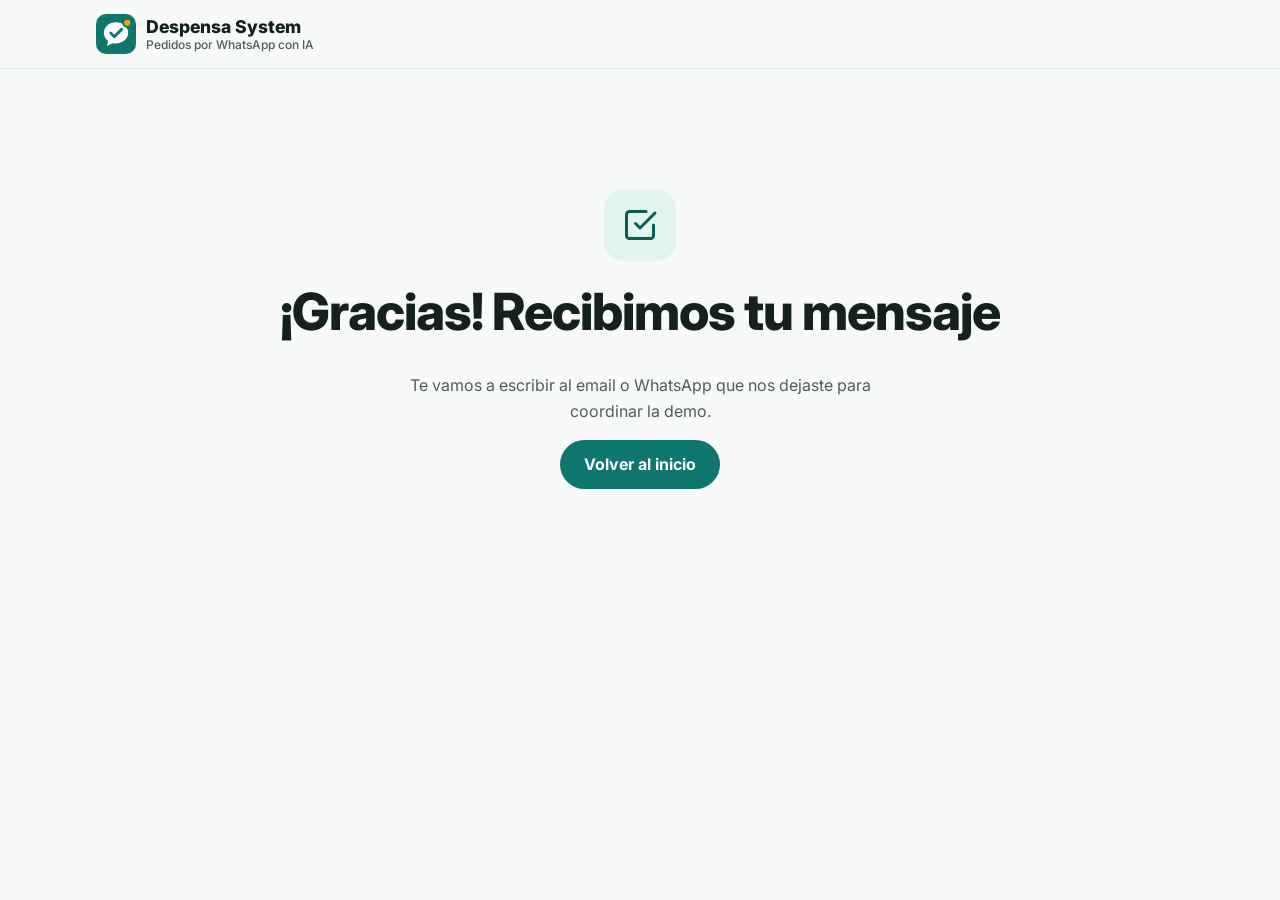
<file: gracias.html>
<!doctype html>
<html lang="es-AR">
<head>
  <meta charset="utf-8">
  <meta name="viewport" content="width=device-width, initial-scale=1">
  <title>¡Gracias! · Despensa System</title>
  <meta name="robots" content="noindex">
  <meta name="theme-color" content="#f7faf9">
  <link rel="icon" href="/assets/img/favicon.svg" type="image/svg+xml">
  <link rel="icon" href="/assets/img/favicon.png" type="image/png" sizes="48x48">
  <link rel="apple-touch-icon" href="/assets/img/apple-touch-icon.png">
  <link rel="preconnect" href="https://fonts.googleapis.com">
  <link rel="preconnect" href="https://fonts.gstatic.com" crossorigin>
  <link href="https://fonts.googleapis.com/css2?family=Inter:wght@400;500;600;700;800&display=swap" rel="stylesheet">
  <link rel="stylesheet" href="/assets/css/styles.css">
</head>
<body>
  <header class="site-header">
    <div class="container header-inner">
      <a class="brand" href="/" aria-label="Despensa System, inicio">
        <img class="brand-logo" src="/assets/img/logo.svg" alt="" width="40" height="40">
        <span>Despensa System<small>Pedidos por WhatsApp con IA</small></span>
      </a>
    </div>
  </header>

  <main class="container not-found">
    <div>
      <div class="big-icon" aria-hidden="true"><svg viewBox="0 0 24 24" fill="none" stroke="currentColor" stroke-width="2" stroke-linecap="round" stroke-linejoin="round"><path d="M9 11l3 3L22 4"/><path d="M21 12v7a2 2 0 0 1-2 2H5a2 2 0 0 1-2-2V5a2 2 0 0 1 2-2h11"/></svg></div>
      <h1>¡Gracias! Recibimos tu mensaje</h1>
      <p class="muted">Te vamos a escribir al email o WhatsApp que nos dejaste para coordinar la demo.</p>
      <a class="btn btn-primary" href="/">Volver al inicio</a>
    </div>
  </main>
</body>
</html>
</file>
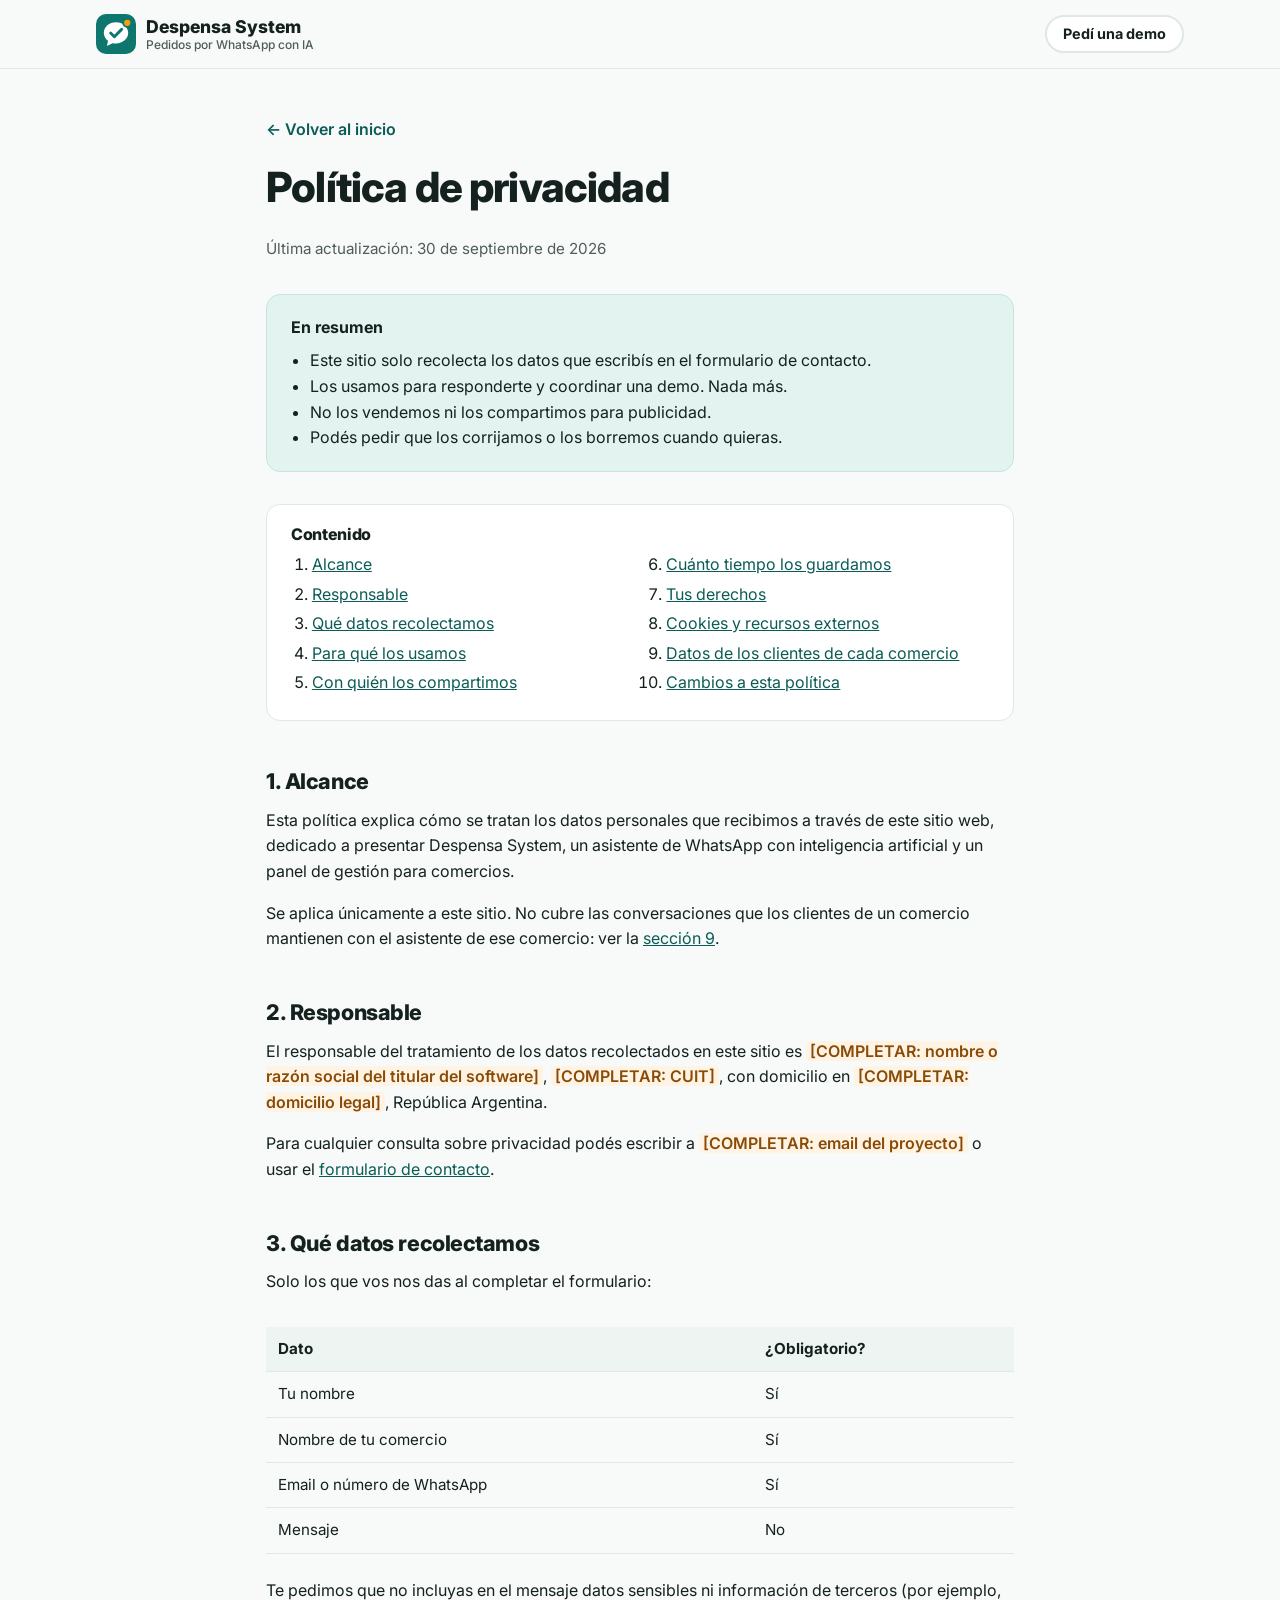
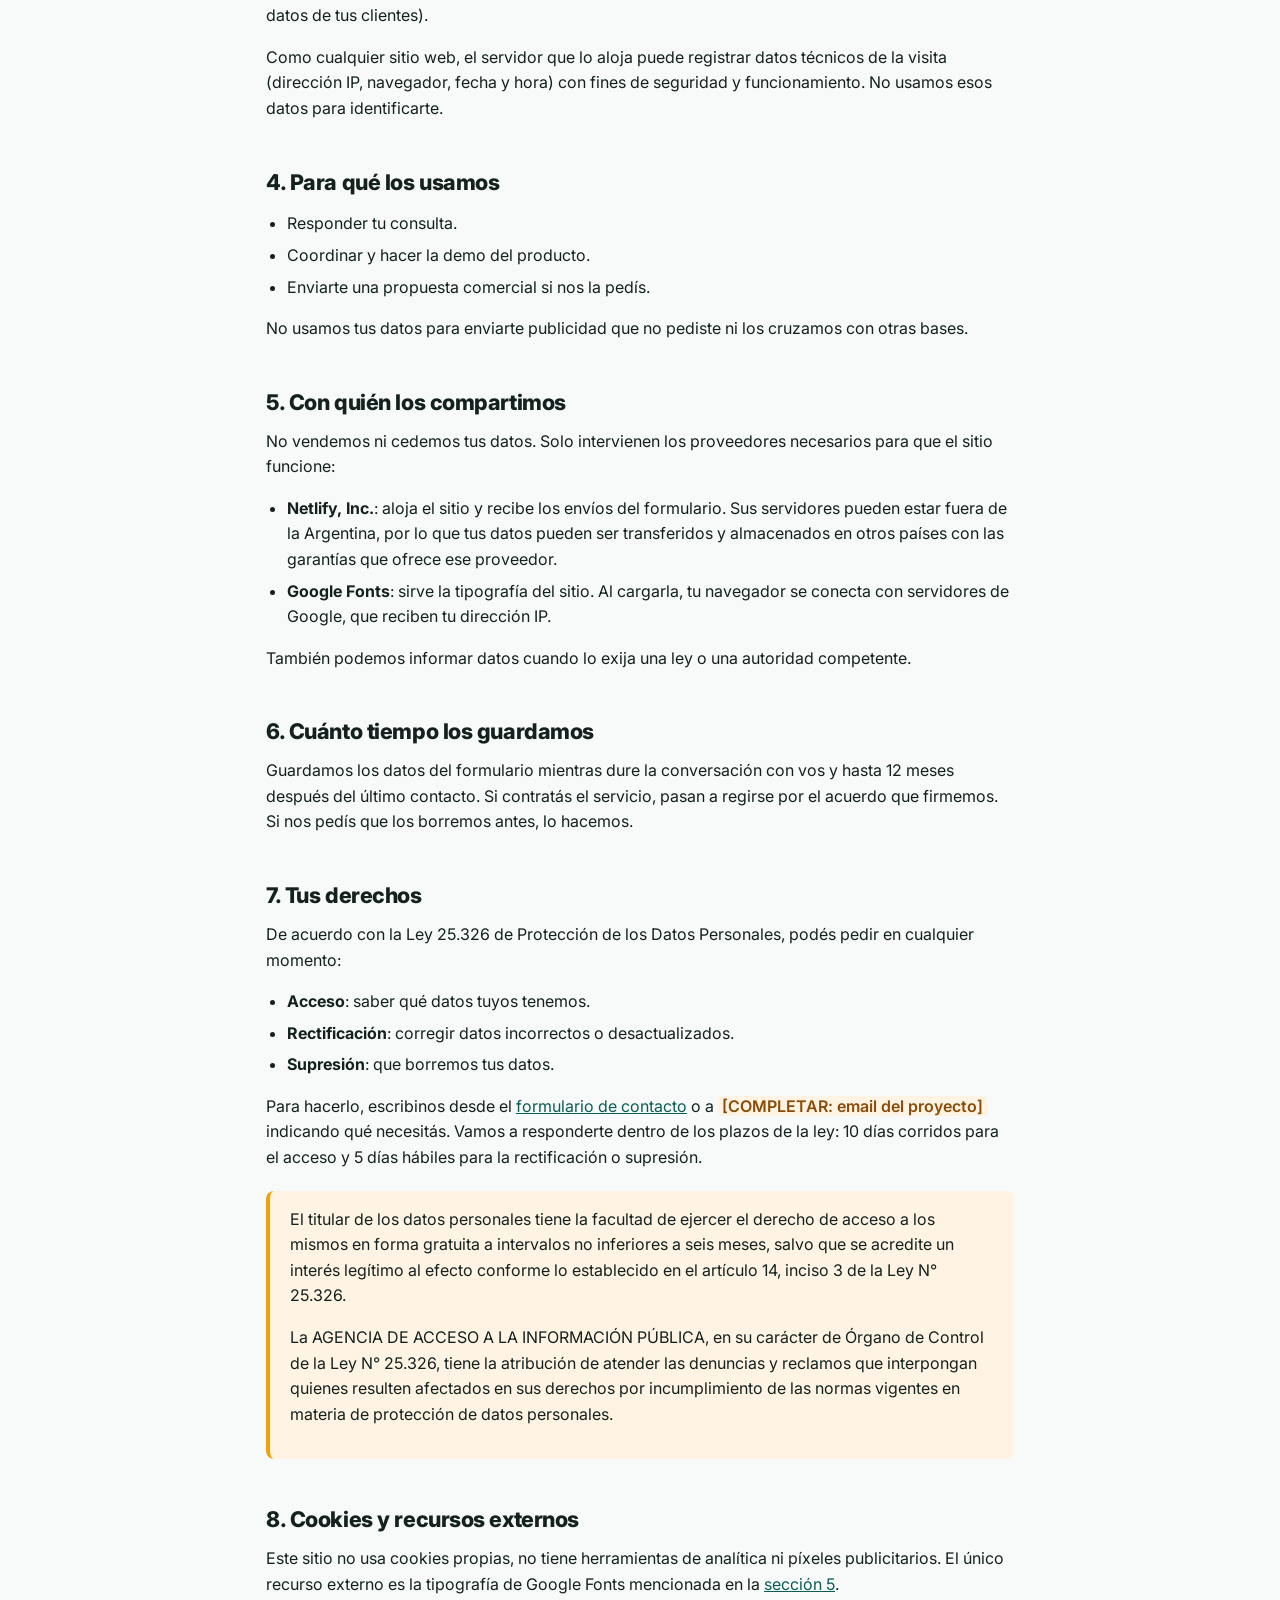
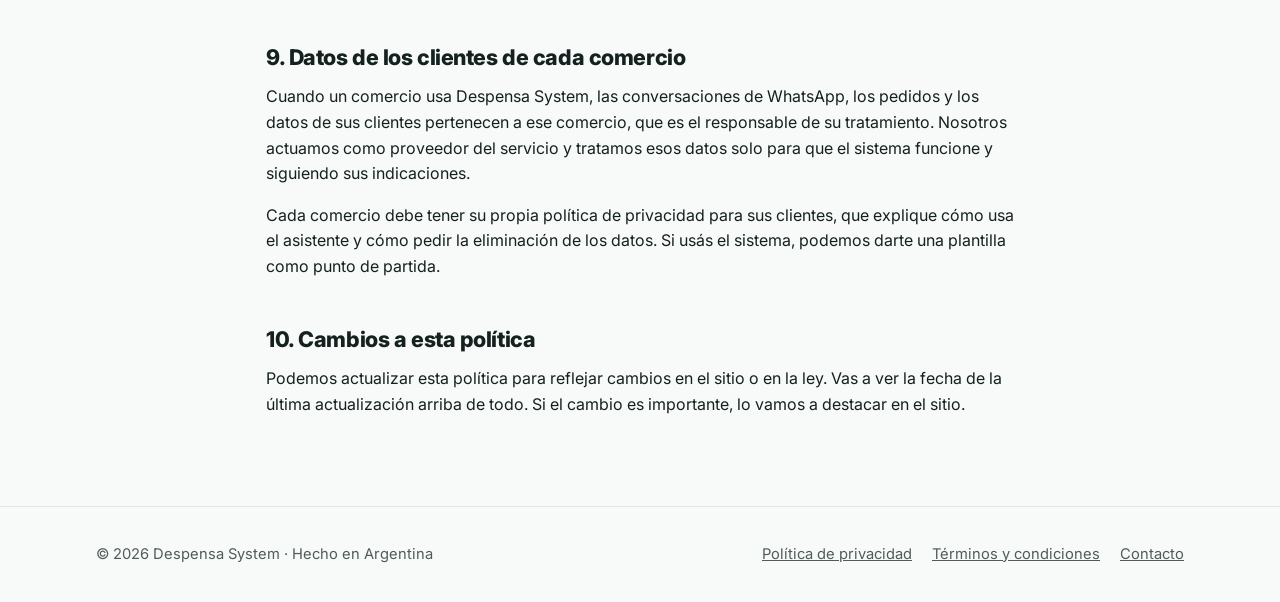
<file: privacidad.html>
<!doctype html>
<html lang="es-AR">
<head>
  <meta charset="utf-8">
  <meta name="viewport" content="width=device-width, initial-scale=1">
  <title>Política de privacidad · Despensa System</title>
  <meta name="description" content="Cómo trata Despensa System los datos que dejás en el formulario de contacto de este sitio y cómo ejercer tus derechos según la Ley 25.326.">
  <meta name="theme-color" content="#f7faf9">
  <link rel="canonical" href="https://despensa-system.netlify.app/privacidad.html">
  <link rel="icon" href="assets/img/favicon.svg" type="image/svg+xml">
  <link rel="icon" href="assets/img/favicon.png" type="image/png" sizes="48x48">
  <link rel="apple-touch-icon" href="assets/img/apple-touch-icon.png">
  <link rel="preconnect" href="https://fonts.googleapis.com">
  <link rel="preconnect" href="https://fonts.gstatic.com" crossorigin>
  <link href="https://fonts.googleapis.com/css2?family=Inter:wght@400;500;600;700;800&display=swap" rel="stylesheet">
  <link rel="stylesheet" href="assets/css/styles.css">
</head>
<body>
  <a class="skip-link" href="#contenido">Saltar al contenido</a>

  <header class="site-header">
    <div class="container header-inner">
      <a class="brand" href="./" aria-label="Despensa System, inicio">
        <img class="brand-logo" src="assets/img/logo.svg" alt="" width="40" height="40">
        <span>Despensa System<small>Pedidos por WhatsApp con IA</small></span>
      </a>
      <a class="btn btn-ghost btn-sm legal-cta" href="./#contacto">Pedí una demo</a>
    </div>
  </header>

  <main id="contenido" class="legal">
    <div class="container legal-wrap">
      <a class="back-link" href="./">← Volver al inicio</a>

      <header class="legal-header">
        <h1>Política de privacidad</h1>
        <p class="legal-meta">Última actualización: 30 de septiembre de 2026</p>
      </header>

      <div class="legal-summary">
        <strong>En resumen</strong>
        <ul>
          <li>Este sitio solo recolecta los datos que escribís en el formulario de contacto.</li>
          <li>Los usamos para responderte y coordinar una demo. Nada más.</li>
          <li>No los vendemos ni los compartimos para publicidad.</li>
          <li>Podés pedir que los corrijamos o los borremos cuando quieras.</li>
        </ul>
      </div>

      <nav class="toc" aria-labelledby="toc-title">
        <h2 id="toc-title">Contenido</h2>
        <ol>
          <li><a href="#alcance">Alcance</a></li>
          <li><a href="#responsable">Responsable</a></li>
          <li><a href="#datos">Qué datos recolectamos</a></li>
          <li><a href="#finalidad">Para qué los usamos</a></li>
          <li><a href="#terceros">Con quién los compartimos</a></li>
          <li><a href="#conservacion">Cuánto tiempo los guardamos</a></li>
          <li><a href="#derechos">Tus derechos</a></li>
          <li><a href="#cookies">Cookies y recursos externos</a></li>
          <li><a href="#comercios">Datos de los clientes de cada comercio</a></li>
          <li><a href="#cambios">Cambios a esta política</a></li>
        </ol>
      </nav>

      <div class="legal-body">
        <h2 id="alcance">1. Alcance</h2>
        <p>Esta política explica cómo se tratan los datos personales que recibimos a través de este sitio web, dedicado a presentar Despensa System, un asistente de WhatsApp con inteligencia artificial y un panel de gestión para comercios.</p>
        <p>Se aplica únicamente a este sitio. No cubre las conversaciones que los clientes de un comercio mantienen con el asistente de ese comercio: ver la <a href="#comercios">sección 9</a>.</p>

        <h2 id="responsable">2. Responsable</h2>
        <p>El responsable del tratamiento de los datos recolectados en este sitio es <span class="placeholder">[COMPLETAR: nombre o razón social del titular del software]</span>, <span class="placeholder">[COMPLETAR: CUIT]</span>, con domicilio en <span class="placeholder">[COMPLETAR: domicilio legal]</span>, República Argentina.</p>
        <p>Para cualquier consulta sobre privacidad podés escribir a <span class="placeholder">[COMPLETAR: email del proyecto]</span> o usar el <a href="./#contacto">formulario de contacto</a>.</p>

        <h2 id="datos">3. Qué datos recolectamos</h2>
        <p>Solo los que vos nos das al completar el formulario:</p>
        <div class="table-scroll">
          <table>
            <thead>
              <tr><th scope="col">Dato</th><th scope="col">¿Obligatorio?</th></tr>
            </thead>
            <tbody>
              <tr><td>Tu nombre</td><td>Sí</td></tr>
              <tr><td>Nombre de tu comercio</td><td>Sí</td></tr>
              <tr><td>Email o número de WhatsApp</td><td>Sí</td></tr>
              <tr><td>Mensaje</td><td>No</td></tr>
            </tbody>
          </table>
        </div>
        <p>Te pedimos que no incluyas en el mensaje datos sensibles ni información de terceros (por ejemplo, datos de tus clientes).</p>
        <p>Como cualquier sitio web, el servidor que lo aloja puede registrar datos técnicos de la visita (dirección IP, navegador, fecha y hora) con fines de seguridad y funcionamiento. No usamos esos datos para identificarte.</p>

        <h2 id="finalidad">4. Para qué los usamos</h2>
        <ul>
          <li>Responder tu consulta.</li>
          <li>Coordinar y hacer la demo del producto.</li>
          <li>Enviarte una propuesta comercial si nos la pedís.</li>
        </ul>
        <p>No usamos tus datos para enviarte publicidad que no pediste ni los cruzamos con otras bases.</p>

        <h2 id="terceros">5. Con quién los compartimos</h2>
        <p>No vendemos ni cedemos tus datos. Solo intervienen los proveedores necesarios para que el sitio funcione:</p>
        <ul>
          <li><strong>Netlify, Inc.</strong>: aloja el sitio y recibe los envíos del formulario. Sus servidores pueden estar fuera de la Argentina, por lo que tus datos pueden ser transferidos y almacenados en otros países con las garantías que ofrece ese proveedor.</li>
          <li><strong>Google Fonts</strong>: sirve la tipografía del sitio. Al cargarla, tu navegador se conecta con servidores de Google, que reciben tu dirección IP.</li>
        </ul>
        <p>También podemos informar datos cuando lo exija una ley o una autoridad competente.</p>

        <h2 id="conservacion">6. Cuánto tiempo los guardamos</h2>
        <p>Guardamos los datos del formulario mientras dure la conversación con vos y hasta 12 meses después del último contacto. Si contratás el servicio, pasan a regirse por el acuerdo que firmemos. Si nos pedís que los borremos antes, lo hacemos.</p>

        <h2 id="derechos">7. Tus derechos</h2>
        <p>De acuerdo con la Ley 25.326 de Protección de los Datos Personales, podés pedir en cualquier momento:</p>
        <ul>
          <li><strong>Acceso</strong>: saber qué datos tuyos tenemos.</li>
          <li><strong>Rectificación</strong>: corregir datos incorrectos o desactualizados.</li>
          <li><strong>Supresión</strong>: que borremos tus datos.</li>
        </ul>
        <p>Para hacerlo, escribinos desde el <a href="./#contacto">formulario de contacto</a> o a <span class="placeholder">[COMPLETAR: email del proyecto]</span> indicando qué necesitás. Vamos a responderte dentro de los plazos de la ley: 10 días corridos para el acceso y 5 días hábiles para la rectificación o supresión.</p>
        <div class="callout">
          <p>El titular de los datos personales tiene la facultad de ejercer el derecho de acceso a los mismos en forma gratuita a intervalos no inferiores a seis meses, salvo que se acredite un interés legítimo al efecto conforme lo establecido en el artículo 14, inciso 3 de la Ley N° 25.326.</p>
          <p>La AGENCIA DE ACCESO A LA INFORMACIÓN PÚBLICA, en su carácter de Órgano de Control de la Ley N° 25.326, tiene la atribución de atender las denuncias y reclamos que interpongan quienes resulten afectados en sus derechos por incumplimiento de las normas vigentes en materia de protección de datos personales.</p>
        </div>

        <h2 id="cookies">8. Cookies y recursos externos</h2>
        <p>Este sitio no usa cookies propias, no tiene herramientas de analítica ni píxeles publicitarios. El único recurso externo es la tipografía de Google Fonts mencionada en la <a href="#terceros">sección 5</a>.</p>

        <h2 id="comercios">9. Datos de los clientes de cada comercio</h2>
        <p>Cuando un comercio usa Despensa System, las conversaciones de WhatsApp, los pedidos y los datos de sus clientes pertenecen a ese comercio, que es el responsable de su tratamiento. Nosotros actuamos como proveedor del servicio y tratamos esos datos solo para que el sistema funcione y siguiendo sus indicaciones.</p>
        <p>Cada comercio debe tener su propia política de privacidad para sus clientes, que explique cómo usa el asistente y cómo pedir la eliminación de los datos. Si usás el sistema, podemos darte una plantilla como punto de partida.</p>

        <h2 id="cambios">10. Cambios a esta política</h2>
        <p>Podemos actualizar esta política para reflejar cambios en el sitio o en la ley. Vas a ver la fecha de la última actualización arriba de todo. Si el cambio es importante, lo vamos a destacar en el sitio.</p>
      </div>
    </div>
  </main>

  <footer class="site-footer">
    <div class="container footer-inner">
      <p class="footer-copy">© <span data-year>2026</span> Despensa System · Hecho en Argentina</p>
      <ul class="footer-links">
        <li><a href="privacidad.html" aria-current="page">Política de privacidad</a></li>
        <li><a href="terminos.html">Términos y condiciones</a></li>
        <li><a href="./#contacto">Contacto</a></li>
      </ul>
    </div>
  </footer>

  <script src="assets/js/main.js" defer></script>
</body>
</html>
</file>
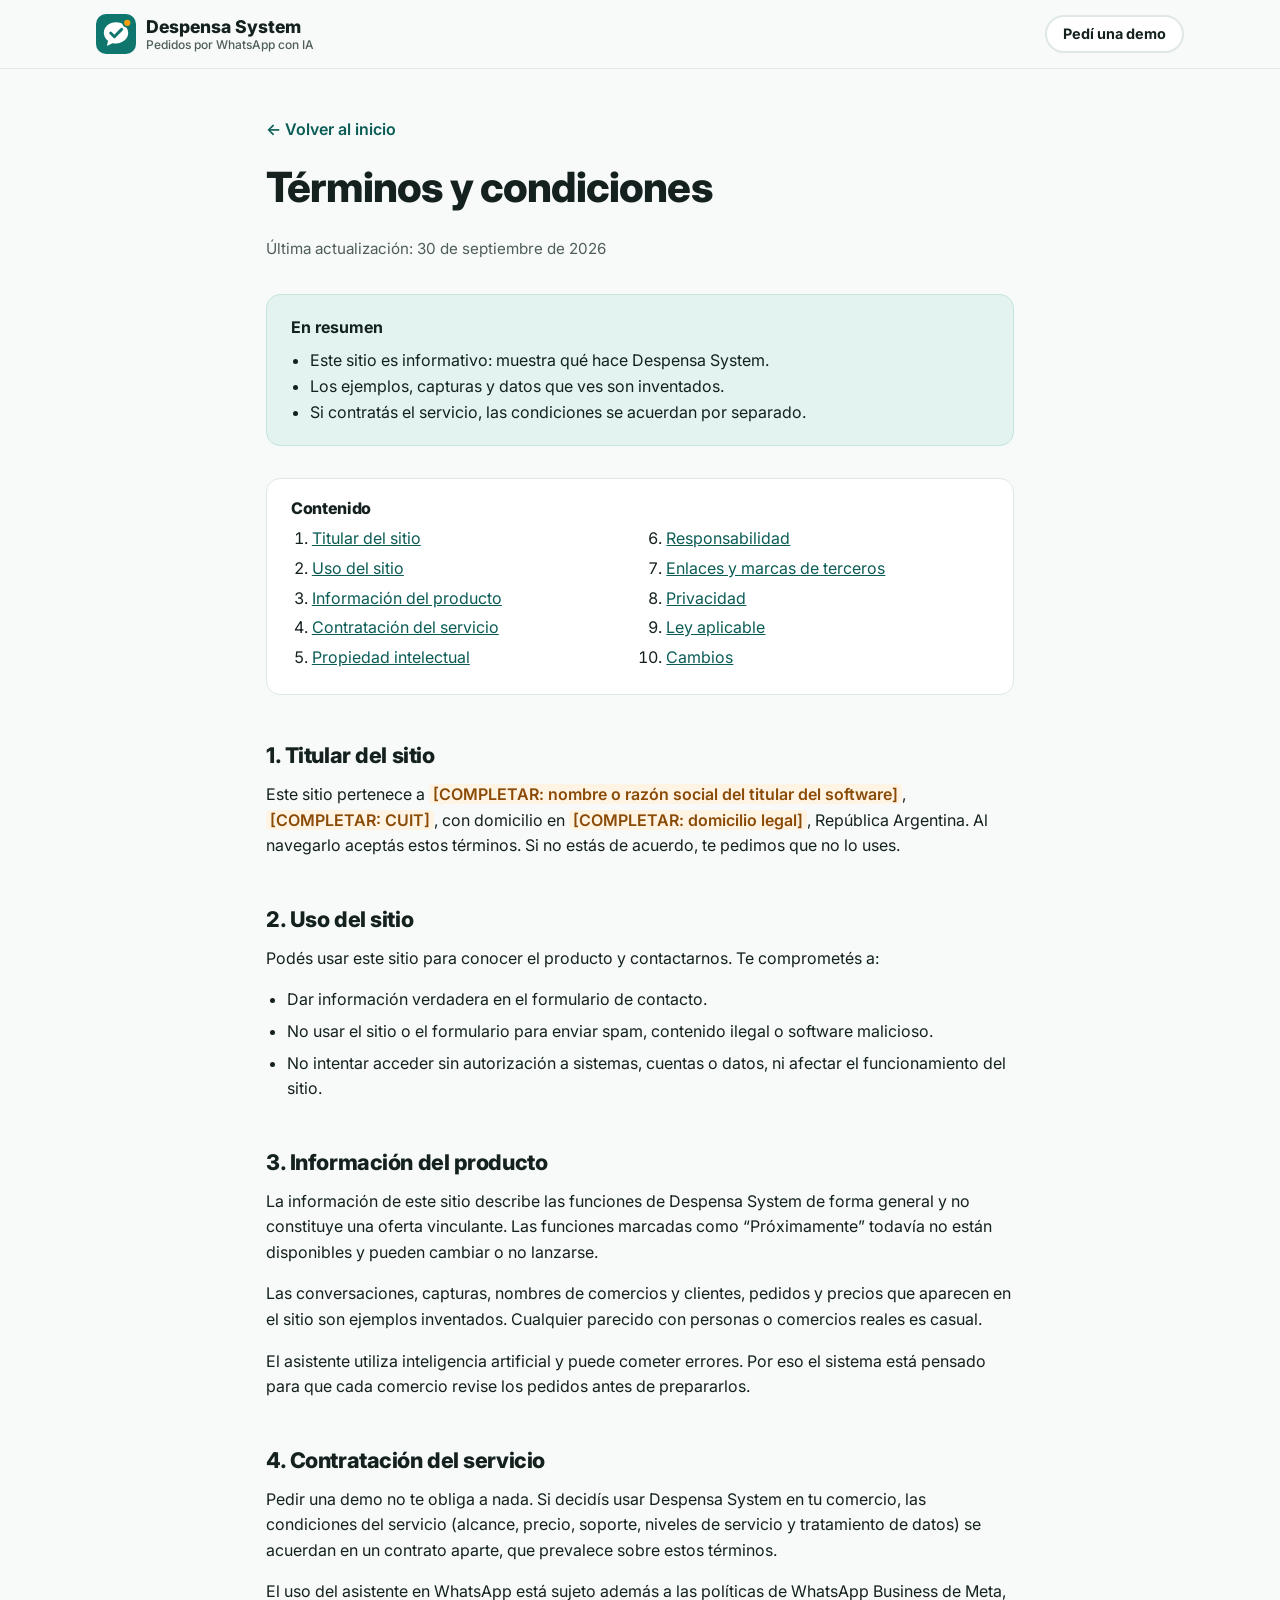
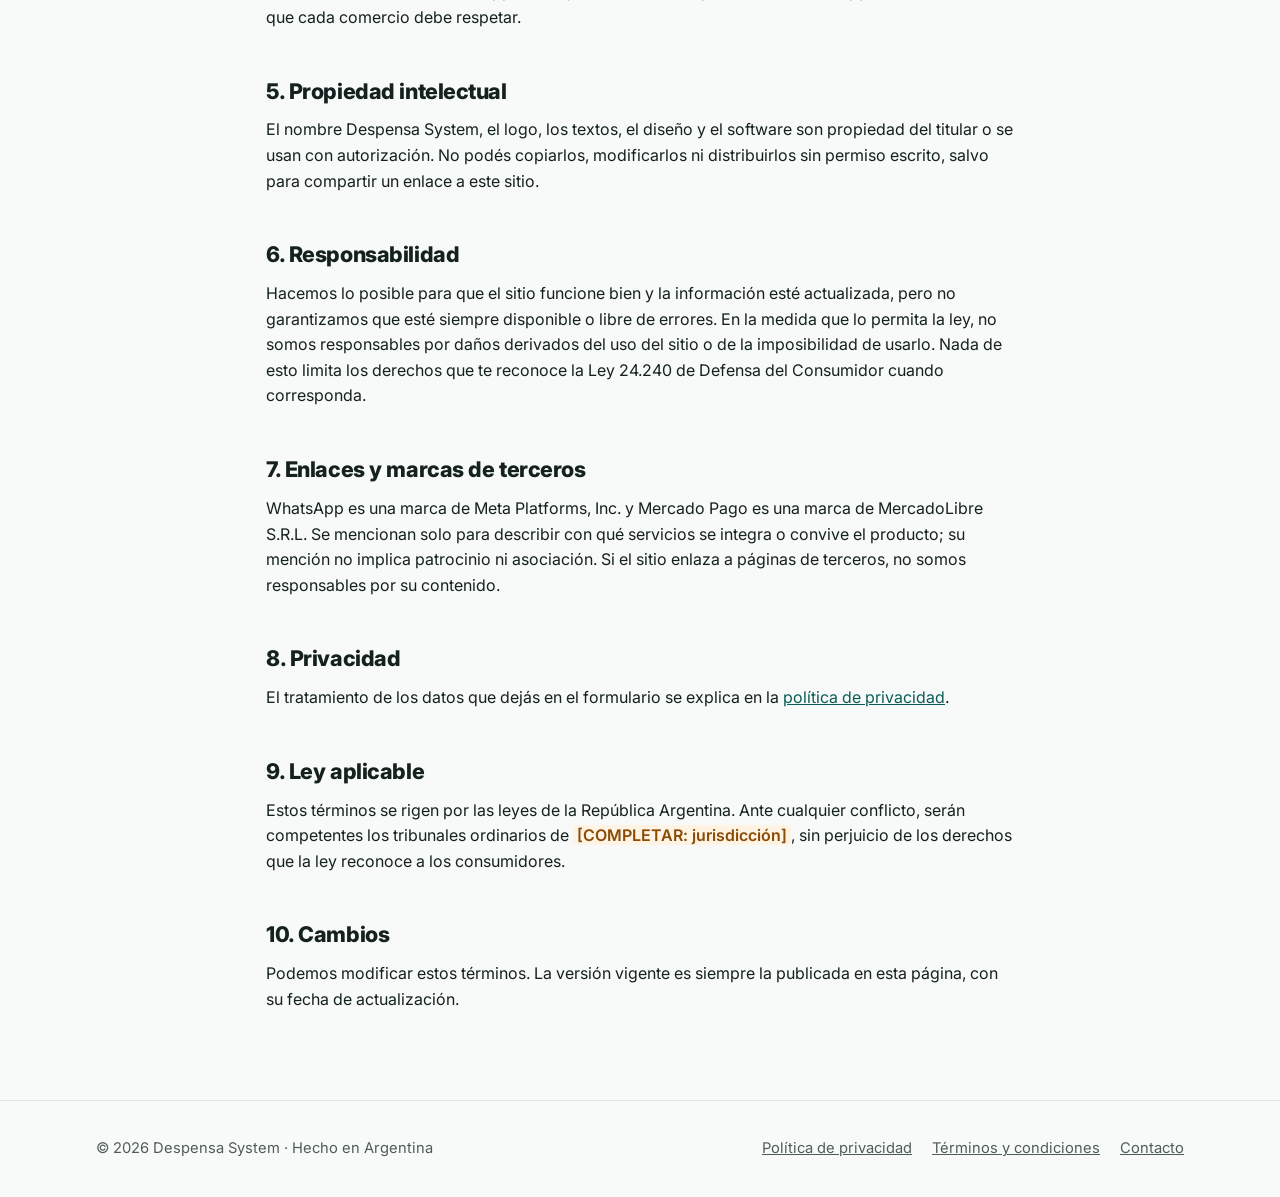
<file: terminos.html>
<!doctype html>
<html lang="es-AR">
<head>
  <meta charset="utf-8">
  <meta name="viewport" content="width=device-width, initial-scale=1">
  <title>Términos y condiciones · Despensa System</title>
  <meta name="description" content="Condiciones de uso del sitio web de Despensa System.">
  <meta name="theme-color" content="#f7faf9">
  <link rel="canonical" href="https://despensa-system.netlify.app/terminos.html">
  <link rel="icon" href="assets/img/favicon.svg" type="image/svg+xml">
  <link rel="icon" href="assets/img/favicon.png" type="image/png" sizes="48x48">
  <link rel="apple-touch-icon" href="assets/img/apple-touch-icon.png">
  <link rel="preconnect" href="https://fonts.googleapis.com">
  <link rel="preconnect" href="https://fonts.gstatic.com" crossorigin>
  <link href="https://fonts.googleapis.com/css2?family=Inter:wght@400;500;600;700;800&display=swap" rel="stylesheet">
  <link rel="stylesheet" href="assets/css/styles.css">
</head>
<body>
  <a class="skip-link" href="#contenido">Saltar al contenido</a>

  <header class="site-header">
    <div class="container header-inner">
      <a class="brand" href="./" aria-label="Despensa System, inicio">
        <img class="brand-logo" src="assets/img/logo.svg" alt="" width="40" height="40">
        <span>Despensa System<small>Pedidos por WhatsApp con IA</small></span>
      </a>
      <a class="btn btn-ghost btn-sm legal-cta" href="./#contacto">Pedí una demo</a>
    </div>
  </header>

  <main id="contenido" class="legal">
    <div class="container legal-wrap">
      <a class="back-link" href="./">← Volver al inicio</a>

      <header class="legal-header">
        <h1>Términos y condiciones</h1>
        <p class="legal-meta">Última actualización: 30 de septiembre de 2026</p>
      </header>

      <div class="legal-summary">
        <strong>En resumen</strong>
        <ul>
          <li>Este sitio es informativo: muestra qué hace Despensa System.</li>
          <li>Los ejemplos, capturas y datos que ves son inventados.</li>
          <li>Si contratás el servicio, las condiciones se acuerdan por separado.</li>
        </ul>
      </div>

      <nav class="toc" aria-labelledby="toc-title">
        <h2 id="toc-title">Contenido</h2>
        <ol>
          <li><a href="#titular">Titular del sitio</a></li>
          <li><a href="#uso">Uso del sitio</a></li>
          <li><a href="#contenido-info">Información del producto</a></li>
          <li><a href="#servicio">Contratación del servicio</a></li>
          <li><a href="#propiedad">Propiedad intelectual</a></li>
          <li><a href="#responsabilidad">Responsabilidad</a></li>
          <li><a href="#enlaces">Enlaces y marcas de terceros</a></li>
          <li><a href="#privacidad">Privacidad</a></li>
          <li><a href="#ley">Ley aplicable</a></li>
          <li><a href="#cambios">Cambios</a></li>
        </ol>
      </nav>

      <div class="legal-body">
        <h2 id="titular">1. Titular del sitio</h2>
        <p>Este sitio pertenece a <span class="placeholder">[COMPLETAR: nombre o razón social del titular del software]</span>, <span class="placeholder">[COMPLETAR: CUIT]</span>, con domicilio en <span class="placeholder">[COMPLETAR: domicilio legal]</span>, República Argentina. Al navegarlo aceptás estos términos. Si no estás de acuerdo, te pedimos que no lo uses.</p>

        <h2 id="uso">2. Uso del sitio</h2>
        <p>Podés usar este sitio para conocer el producto y contactarnos. Te comprometés a:</p>
        <ul>
          <li>Dar información verdadera en el formulario de contacto.</li>
          <li>No usar el sitio o el formulario para enviar spam, contenido ilegal o software malicioso.</li>
          <li>No intentar acceder sin autorización a sistemas, cuentas o datos, ni afectar el funcionamiento del sitio.</li>
        </ul>

        <h2 id="contenido-info">3. Información del producto</h2>
        <p>La información de este sitio describe las funciones de Despensa System de forma general y no constituye una oferta vinculante. Las funciones marcadas como “Próximamente” todavía no están disponibles y pueden cambiar o no lanzarse.</p>
        <p>Las conversaciones, capturas, nombres de comercios y clientes, pedidos y precios que aparecen en el sitio son ejemplos inventados. Cualquier parecido con personas o comercios reales es casual.</p>
        <p>El asistente utiliza inteligencia artificial y puede cometer errores. Por eso el sistema está pensado para que cada comercio revise los pedidos antes de prepararlos.</p>

        <h2 id="servicio">4. Contratación del servicio</h2>
        <p>Pedir una demo no te obliga a nada. Si decidís usar Despensa System en tu comercio, las condiciones del servicio (alcance, precio, soporte, niveles de servicio y tratamiento de datos) se acuerdan en un contrato aparte, que prevalece sobre estos términos.</p>
        <p>El uso del asistente en WhatsApp está sujeto además a las políticas de WhatsApp Business de Meta, que cada comercio debe respetar.</p>

        <h2 id="propiedad">5. Propiedad intelectual</h2>
        <p>El nombre Despensa System, el logo, los textos, el diseño y el software son propiedad del titular o se usan con autorización. No podés copiarlos, modificarlos ni distribuirlos sin permiso escrito, salvo para compartir un enlace a este sitio.</p>

        <h2 id="responsabilidad">6. Responsabilidad</h2>
        <p>Hacemos lo posible para que el sitio funcione bien y la información esté actualizada, pero no garantizamos que esté siempre disponible o libre de errores. En la medida que lo permita la ley, no somos responsables por daños derivados del uso del sitio o de la imposibilidad de usarlo. Nada de esto limita los derechos que te reconoce la Ley 24.240 de Defensa del Consumidor cuando corresponda.</p>

        <h2 id="enlaces">7. Enlaces y marcas de terceros</h2>
        <p>WhatsApp es una marca de Meta Platforms, Inc. y Mercado Pago es una marca de MercadoLibre S.R.L. Se mencionan solo para describir con qué servicios se integra o convive el producto; su mención no implica patrocinio ni asociación. Si el sitio enlaza a páginas de terceros, no somos responsables por su contenido.</p>

        <h2 id="privacidad">8. Privacidad</h2>
        <p>El tratamiento de los datos que dejás en el formulario se explica en la <a href="privacidad.html">política de privacidad</a>.</p>

        <h2 id="ley">9. Ley aplicable</h2>
        <p>Estos términos se rigen por las leyes de la República Argentina. Ante cualquier conflicto, serán competentes los tribunales ordinarios de <span class="placeholder">[COMPLETAR: jurisdicción]</span>, sin perjuicio de los derechos que la ley reconoce a los consumidores.</p>

        <h2 id="cambios">10. Cambios</h2>
        <p>Podemos modificar estos términos. La versión vigente es siempre la publicada en esta página, con su fecha de actualización.</p>
      </div>
    </div>
  </main>

  <footer class="site-footer">
    <div class="container footer-inner">
      <p class="footer-copy">© <span data-year>2026</span> Despensa System · Hecho en Argentina</p>
      <ul class="footer-links">
        <li><a href="privacidad.html">Política de privacidad</a></li>
        <li><a href="terminos.html" aria-current="page">Términos y condiciones</a></li>
        <li><a href="./#contacto">Contacto</a></li>
      </ul>
    </div>
  </footer>

  <script src="assets/js/main.js" defer></script>
</body>
</html>
</file>
<file: assets/css/styles.css>
/* ==========================================================================
   Despensa System — estilos
   Paleta clara, mobile-first, sin frameworks.
   ========================================================================== */

:root {
  color-scheme: light;

  --bg: #f7faf9;
  --surface: #ffffff;
  --surface-alt: #eef4f2;
  --text: #14211f;
  --text-muted: #4f5d5a;
  --border: #dfe8e5;

  --accent: #0f766e;          /* verde azulado de la marca (AA con texto blanco) */
  --accent-hover: #115e59;
  --accent-dark: #0b4f4a;
  --accent-soft: #e3f3f0;
  --accent-ink: #0b5c55;

  --warm: #fff4e3;            /* ámbar suave para highlights */
  --warm-border: #f5dfbd;
  --warm-ink: #8a4b08;
  --spark: #f59e0b;

  --chat-bg: #ece5dd;
  --bubble-in: #ffffff;
  --bubble-out: #d9fdd3;

  --radius: 14px;
  --radius-lg: 22px;
  --shadow: 0 1px 2px rgba(20, 33, 31, 0.04), 0 8px 24px rgba(20, 33, 31, 0.07);
  --shadow-lg: 0 2px 4px rgba(20, 33, 31, 0.05), 0 24px 48px rgba(20, 33, 31, 0.12);
  --container: 1120px;
  --font: "Inter", system-ui, -apple-system, "Segoe UI", Roboto, sans-serif;
}

*,
*::before,
*::after { box-sizing: border-box; }

html { scroll-behavior: smooth; scroll-padding-top: 80px; }

body {
  margin: 0;
  background: var(--bg);
  color: var(--text);
  font-family: var(--font);
  font-size: 1rem;
  line-height: 1.6;
  -webkit-font-smoothing: antialiased;
  overflow-x: hidden;
}

img, svg { max-width: 100%; display: block; }

a { color: var(--accent-ink); }
a:hover { color: var(--accent-hover); }

:focus-visible {
  outline: 3px solid var(--accent);
  outline-offset: 3px;
  border-radius: 6px;
}

h1, h2, h3 { line-height: 1.2; margin: 0 0 0.6em; letter-spacing: -0.02em; }
h1 { font-size: clamp(2rem, 5vw, 3.2rem); font-weight: 800; }
h2 { font-size: clamp(1.6rem, 3.5vw, 2.2rem); font-weight: 800; }
h3 { font-size: 1.15rem; font-weight: 700; }
p { margin: 0 0 1em; }

.container {
  width: 100%;
  max-width: var(--container);
  margin: 0 auto;
  padding: 0 16px;
}

.visually-hidden {
  position: absolute !important;
  width: 1px; height: 1px;
  padding: 0; margin: -1px;
  overflow: hidden;
  clip: rect(0, 0, 0, 0);
  white-space: nowrap;
  border: 0;
}

.skip-link {
  position: absolute;
  left: 16px;
  top: -100px;
  background: var(--accent);
  color: #fff;
  padding: 10px 16px;
  border-radius: 8px;
  z-index: 100;
}
.skip-link:focus { top: 12px; color: #fff; }

.eyebrow {
  display: inline-block;
  font-size: 0.8rem;
  font-weight: 700;
  letter-spacing: 0.08em;
  text-transform: uppercase;
  color: var(--accent-ink);
  background: var(--accent-soft);
  padding: 4px 12px;
  border-radius: 999px;
  margin-bottom: 14px;
}

.muted { color: var(--text-muted); }

.placeholder {
  background: var(--warm);
  color: var(--warm-ink);
  padding: 0 4px;
  border-radius: 4px;
  font-weight: 600;
}

.soon {
  display: inline-block;
  font-size: 0.72rem;
  font-weight: 700;
  letter-spacing: 0.04em;
  text-transform: uppercase;
  color: var(--warm-ink);
  background: var(--warm);
  border: 1px solid var(--warm-border);
  padding: 2px 8px;
  border-radius: 999px;
  white-space: nowrap;
}

/* ---------- Botones ---------- */
.btn {
  display: inline-flex;
  align-items: center;
  justify-content: center;
  gap: 8px;
  padding: 12px 22px;
  border-radius: 999px;
  font-family: inherit;
  font-weight: 700;
  font-size: 1rem;
  line-height: 1.3;
  text-decoration: none;
  white-space: nowrap;
  border: 2px solid transparent;
  cursor: pointer;
  transition: background-color 0.15s ease, transform 0.15s ease, border-color 0.15s ease;
}
.btn:hover { transform: translateY(-1px); }
.btn-primary { background: var(--accent); color: #fff; }
.btn-primary:hover { background: var(--accent-hover); color: #fff; }
.btn-ghost { background: var(--surface); color: var(--text); border-color: var(--border); }
.btn-ghost:hover { border-color: var(--accent); color: var(--accent-ink); }
.btn-sm { padding: 8px 16px; font-size: 0.9rem; }
.btn svg { width: 20px; height: 20px; flex: none; }

/* ---------- Header ---------- */
.site-header {
  position: sticky;
  top: 0;
  z-index: 50;
  background: rgba(247, 250, 249, 0.92);
  backdrop-filter: saturate(160%) blur(10px);
  border-bottom: 1px solid var(--border);
}
.header-inner {
  display: flex;
  align-items: center;
  justify-content: space-between;
  gap: 16px;
  height: 68px;
}
.brand {
  display: flex;
  align-items: center;
  gap: 10px;
  text-decoration: none;
  color: var(--text);
  font-weight: 800;
  font-size: 1.1rem;
  line-height: 1.25;
}
.brand > span { white-space: nowrap; }
.brand-logo { width: 40px; height: 40px; flex: none; }
.brand small { display: block; font-weight: 500; font-size: 0.75rem; color: var(--text-muted); }

.nav { display: none; }
.nav ul { list-style: none; margin: 0; padding: 0; display: flex; gap: 4px; }
.nav a {
  color: var(--text);
  text-decoration: none;
  font-weight: 500;
  padding: 8px 12px;
  border-radius: 8px;
}
.nav a:hover { background: var(--surface-alt); color: var(--accent-ink); }
.nav .nav-cta a { background: var(--accent); color: #fff; text-align: center; font-weight: 700; margin-top: 8px; }
.nav .nav-cta a:hover { background: var(--accent-hover); color: #fff; }

.header-cta { display: none; }

.menu-toggle {
  display: inline-flex;
  align-items: center;
  justify-content: center;
  width: 44px;
  height: 44px;
  border: 1px solid var(--border);
  background: var(--surface);
  border-radius: 10px;
  cursor: pointer;
  color: var(--text);
}
.menu-toggle svg { width: 22px; height: 22px; }

/* Menú mobile desplegado */
.nav.is-open {
  display: block;
  position: absolute;
  top: 68px;
  left: 0;
  right: 0;
  background: var(--surface);
  border-bottom: 1px solid var(--border);
  box-shadow: var(--shadow);
  padding: 8px 16px 16px;
}
.nav.is-open ul { flex-direction: column; }
.nav.is-open a { display: block; padding: 12px; }

@media (min-width: 960px) {
  .nav, .nav.is-open { display: block; position: static; box-shadow: none; border: 0; padding: 0; background: none; }
  .nav.is-open ul { flex-direction: row; }
  .nav .nav-cta { display: none; }
  .header-cta { display: inline-flex; }
  .menu-toggle { display: none; }
}

/* ---------- Secciones ---------- */
section { padding: 72px 0; }
.section-alt { background: var(--surface); border-top: 1px solid var(--border); border-bottom: 1px solid var(--border); }
.section-head { max-width: 680px; margin-bottom: 40px; }
.section-head.center { text-align: center; margin-left: auto; margin-right: auto; }
.section-head p:last-child { margin-bottom: 0; }

/* ---------- Hero ---------- */
.hero {
  padding: 48px 0 72px;
  background:
    radial-gradient(900px 420px at 85% 10%, rgba(15, 118, 110, 0.10), transparent 70%),
    radial-gradient(600px 300px at 0% 100%, rgba(245, 158, 11, 0.08), transparent 70%);
}
.hero-grid { display: grid; gap: 48px; align-items: center; }
.hero h1 .hl { color: var(--accent); }
.hero p.lead { font-size: 1.15rem; color: var(--text-muted); max-width: 560px; }
.hero-actions { display: flex; flex-wrap: wrap; gap: 12px; margin: 28px 0 20px; }
.hero-meta { display: flex; flex-wrap: wrap; gap: 8px 20px; font-size: 0.92rem; color: var(--text-muted); list-style: none; margin: 0; padding: 0; }
.hero-meta li { display: inline-flex; align-items: center; gap: 6px; }
.hero-meta svg { width: 18px; height: 18px; color: var(--accent); flex: none; }

.hero-visual { position: relative; }

@media (min-width: 960px) {
  .hero { padding: 80px 0 96px; }
  .hero-grid { grid-template-columns: 1.1fr 0.9fr; }
}

/* ---------- Mockup de chat ---------- */
.phone {
  max-width: 360px;
  margin: 0 auto;
  background: var(--surface);
  border: 1px solid var(--border);
  border-radius: 32px;
  padding: 10px;
  box-shadow: var(--shadow-lg);
}
.chat-head {
  display: flex;
  align-items: center;
  gap: 10px;
  padding: 12px 14px;
  background: var(--accent-dark);
  color: #fff;
  border-radius: 24px 24px 0 0;
}
.chat-head .avatar {
  width: 36px; height: 36px; border-radius: 50%;
  background: #fff;
  color: var(--accent-dark);
  display: grid; place-items: center;
  flex: none;
}
.chat-head .avatar svg { width: 20px; height: 20px; }
.chat-head strong { display: block; font-size: 0.95rem; line-height: 1.3; }
.chat-head small { opacity: 0.85; font-size: 0.75rem; }
.chat-body {
  background: var(--chat-bg);
  padding: 16px 12px 20px;
  border-radius: 0 0 24px 24px;
  display: flex;
  flex-direction: column;
  gap: 8px;
  min-height: 360px;
}
.bubble {
  max-width: 84%;
  padding: 8px 12px;
  border-radius: 12px;
  font-size: 0.9rem;
  line-height: 1.45;
  box-shadow: 0 1px 1px rgba(0, 0, 0, 0.06);
  color: var(--text);
}
.bubble.in { background: var(--bubble-in); align-self: flex-start; border-top-left-radius: 4px; }
.bubble.out { background: var(--bubble-out); align-self: flex-end; border-top-right-radius: 4px; }
.bubble time { display: block; text-align: right; font-size: 0.68rem; color: var(--text-muted); margin-top: 2px; }
.chat-note {
  align-self: center;
  font-size: 0.72rem;
  background: #fff8e1;
  color: #6b5a1e;
  padding: 4px 10px;
  border-radius: 8px;
  text-align: center;
}

/* Tarjeta flotante "nuevo pedido" */
.float-card {
  position: relative;
  max-width: 300px;
  margin: -28px auto 0;
  background: var(--surface);
  border: 1px solid var(--border);
  border-radius: var(--radius);
  box-shadow: var(--shadow-lg);
  padding: 14px 16px;
  font-size: 0.88rem;
  display: grid;
  grid-template-columns: auto 1fr;
  gap: 4px 12px;
  align-items: start;
}
.float-card .float-icon {
  grid-row: span 3;
  width: 36px; height: 36px;
  border-radius: 10px;
  background: var(--accent-soft);
  color: var(--accent-ink);
  display: grid; place-items: center;
}
.float-card .float-icon svg { width: 20px; height: 20px; }
.float-card strong { font-size: 0.92rem; }
.float-card .float-meta { color: var(--text-muted); }
@media (min-width: 1100px) {
  .hero-visual { padding-bottom: 88px; }
  .float-card { position: absolute; left: -40px; bottom: 0; margin: 0; }
}

/* ---------- Problemas ---------- */
.problems { display: grid; gap: 20px; }
.problem {
  background: var(--surface);
  border: 1px solid var(--border);
  border-radius: var(--radius);
  padding: 24px;
  display: flex;
  flex-direction: column;
}
.problem .icon {
  width: 44px; height: 44px;
  border-radius: 12px;
  background: var(--warm);
  color: var(--warm-ink);
  display: grid; place-items: center;
  margin-bottom: 14px;
}
.problem .icon svg { width: 22px; height: 22px; }
.problem p { color: var(--text-muted); }
.problem .fix {
  margin: auto 0 0;
  padding-top: 14px;
  border-top: 1px dashed var(--border);
  color: var(--accent-ink);
  font-weight: 600;
  font-size: 0.95rem;
}
@media (min-width: 640px) { .problems { grid-template-columns: repeat(2, 1fr); } }
@media (min-width: 1000px) { .problems { grid-template-columns: repeat(4, 1fr); } }

/* ---------- Pasos ---------- */
.steps { display: grid; gap: 20px; counter-reset: step; list-style: none; margin: 0; padding: 0; }
.step {
  background: var(--bg);
  border: 1px solid var(--border);
  border-radius: var(--radius);
  padding: 28px 24px;
  position: relative;
}
.step::before {
  counter-increment: step;
  content: counter(step);
  display: grid;
  place-items: center;
  width: 40px; height: 40px;
  border-radius: 12px;
  background: var(--accent);
  color: #fff;
  font-weight: 800;
  margin-bottom: 16px;
}
.step .who {
  display: block;
  font-size: 0.8rem;
  font-weight: 700;
  letter-spacing: 0.06em;
  text-transform: uppercase;
  color: var(--text-muted);
  margin-bottom: 4px;
}
.step p { color: var(--text-muted); margin: 0; }
@media (min-width: 760px) { .steps { grid-template-columns: repeat(3, 1fr); } }

/* ---------- Funciones ---------- */
.features { display: grid; gap: 20px; }
.feature {
  background: var(--surface);
  border: 1px solid var(--border);
  border-radius: var(--radius);
  padding: 24px;
  box-shadow: var(--shadow);
}
.feature .icon {
  width: 44px; height: 44px;
  border-radius: 12px;
  background: var(--accent-soft);
  color: var(--accent-ink);
  display: grid; place-items: center;
  margin-bottom: 14px;
}
.feature .icon svg { width: 22px; height: 22px; }
.feature p { color: var(--text-muted); margin: 0; }
@media (min-width: 640px) { .features { grid-template-columns: repeat(2, 1fr); } }
@media (min-width: 1000px) { .features { grid-template-columns: repeat(3, 1fr); } }

.roadmap {
  margin-top: 28px;
  display: flex;
  flex-wrap: wrap;
  align-items: center;
  gap: 10px 16px;
  padding: 18px 20px;
  background: var(--surface-alt);
  border: 1px dashed #c9d8d4;
  border-radius: var(--radius);
}
.roadmap h3 { font-size: 1rem; margin: 0; }
.roadmap ul { list-style: none; margin: 0; padding: 0; display: flex; flex-wrap: wrap; gap: 8px 16px; }
.roadmap li { display: inline-flex; align-items: center; gap: 8px; color: var(--text-muted); font-size: 0.95rem; }

/* ---------- Panel (mockup del dashboard) ---------- */
.tabs {
  display: inline-flex;
  flex-wrap: wrap;
  gap: 4px;
  padding: 4px;
  background: var(--surface-alt);
  border: 1px solid var(--border);
  border-radius: 999px;
  margin-bottom: 20px;
}
.tab {
  font-family: inherit;
  font-size: 0.95rem;
  font-weight: 600;
  color: var(--text-muted);
  background: none;
  border: 0;
  border-radius: 999px;
  padding: 8px 18px;
  cursor: pointer;
}
@media (max-width: 420px) { .tab { padding: 8px 11px; font-size: 0.88rem; } }
.tab:hover { color: var(--accent-ink); }
.tab[aria-selected="true"] { background: var(--surface); color: var(--accent-ink); box-shadow: 0 1px 3px rgba(20, 33, 31, 0.12); }

.app-window {
  background: var(--surface);
  border: 1px solid var(--border);
  border-radius: var(--radius-lg);
  box-shadow: var(--shadow-lg);
  overflow: hidden;
}
.app-bar {
  display: flex;
  align-items: center;
  gap: 8px;
  padding: 10px 16px;
  background: var(--surface-alt);
  border-bottom: 1px solid var(--border);
  font-size: 0.8rem;
  color: var(--text-muted);
}
.app-bar .dots { display: flex; gap: 6px; margin-right: 8px; }
.app-bar .dots i { width: 10px; height: 10px; border-radius: 50%; background: #cfd9d6; }
.app-bar .demo-tag { margin-left: auto; }

.app-body { display: grid; grid-template-columns: 56px 1fr; min-height: 420px; }
.app-side {
  background: var(--accent-dark);
  color: rgba(255, 255, 255, 0.85);
  padding: 14px 8px;
  display: flex;
  flex-direction: column;
  gap: 6px;
  font-size: 0.85rem;
}
.app-side .side-brand {
  display: flex; align-items: center; gap: 8px;
  font-weight: 800; color: #fff;
  padding: 0 4px 12px;
}
.app-side .side-brand svg { width: 28px; height: 28px; flex: none; }
.app-side .side-brand span,
.app-side .side-item span { display: none; }
.app-side .side-item {
  display: flex; align-items: center; justify-content: center; gap: 10px;
  padding: 9px 8px;
  border-radius: 8px;
}
.app-side .side-item svg { width: 18px; height: 18px; flex: none; }
.app-side .side-item.active { background: rgba(255, 255, 255, 0.14); color: #fff; font-weight: 600; }
@media (min-width: 760px) {
  .app-body { grid-template-columns: 188px 1fr; }
  .app-side { padding: 16px 12px; }
  .app-side .side-brand span,
  .app-side .side-item span { display: inline; }
  .app-side .side-item { justify-content: flex-start; }
}

.app-main { min-width: 0; background: var(--bg); }
.app-main[hidden] { display: none; }
.app-head {
  display: flex; flex-wrap: wrap; align-items: center; justify-content: space-between; gap: 8px 16px;
  padding: 16px 20px;
  border-bottom: 1px solid var(--border);
  background: var(--surface);
}
.app-head h3 { margin: 0; font-size: 1.05rem; }
.app-head .app-actions { display: flex; flex-wrap: wrap; gap: 8px; }
.fake-btn {
  display: inline-flex; align-items: center; gap: 6px;
  font-size: 0.8rem; font-weight: 600;
  padding: 6px 12px;
  border-radius: 8px;
  border: 1px solid var(--border);
  background: var(--surface);
  color: var(--text);
  white-space: nowrap;
}
.fake-btn.primary { background: var(--accent); border-color: var(--accent); color: #fff; }
.app-pad { padding: 16px 20px 20px; }

/* Badges de estado */
.badge {
  display: inline-block;
  font-size: 0.75rem;
  font-weight: 700;
  padding: 2px 9px;
  border-radius: 999px;
  white-space: nowrap;
}
.badge.pending { background: #fef3c7; color: #7c4a03; }
.badge.confirmed { background: #dbeafe; color: #1e3a8a; }
.badge.preparing { background: #e0e7ff; color: #3730a3; }
.badge.delivering { background: #f3e8ff; color: #6b21a8; }
.badge.completed { background: #dcfce7; color: #166534; }
.badge.low { background: #fee2e2; color: #991b1b; }
.badge.ok { background: var(--accent-soft); color: var(--accent-ink); }
.badge.bot { background: var(--accent-soft); color: var(--accent-ink); }
.badge.human { background: var(--warm); color: var(--warm-ink); }

/* Inbox */
.inbox { display: grid; grid-template-columns: 1fr; min-height: 380px; }
.inbox-list { display: none; border-right: 1px solid var(--border); background: var(--surface); list-style: none; margin: 0; padding: 0; }
.inbox-list li {
  display: grid;
  grid-template-columns: 1fr auto;
  gap: 2px 8px;
  padding: 12px 16px;
  border-bottom: 1px solid var(--border);
  font-size: 0.85rem;
}
.inbox-list li.active { background: var(--accent-soft); }
.inbox-list strong { font-size: 0.9rem; }
.inbox-list .preview { color: var(--text-muted); white-space: nowrap; overflow: hidden; text-overflow: ellipsis; }
.inbox-list time { color: var(--text-muted); font-size: 0.75rem; text-align: right; }
.inbox-chat { display: flex; flex-direction: column; min-width: 0; }
.inbox-chat-head {
  display: flex; flex-wrap: wrap; align-items: center; justify-content: space-between; gap: 8px;
  padding: 12px 16px;
  background: var(--surface);
  border-bottom: 1px solid var(--border);
  font-size: 0.85rem;
}
.inbox-chat-head strong { font-size: 0.95rem; display: block; }
.inbox-chat-body {
  flex: 1;
  background: var(--chat-bg);
  padding: 14px;
  display: flex; flex-direction: column; gap: 8px;
}
.inbox-chat-body .bubble { font-size: 0.85rem; }
.draft {
  background: var(--surface);
  border-top: 1px solid var(--border);
  padding: 12px 16px;
  font-size: 0.85rem;
  display: flex; flex-wrap: wrap; align-items: center; justify-content: space-between; gap: 8px 16px;
}
.draft ul { margin: 2px 0 0; padding-left: 1.1em; color: var(--text-muted); }
@media (min-width: 760px) {
  .inbox { grid-template-columns: 240px 1fr; }
  .inbox-list { display: block; }
}

/* Tablas del mockup */
.mock-table-wrap { overflow-x: auto; background: var(--surface); border: 1px solid var(--border); border-radius: 12px; }
.mock-table { width: 100%; border-collapse: collapse; font-size: 0.85rem; }
.mock-table th, .mock-table td { text-align: left; padding: 10px 12px; border-bottom: 1px solid var(--border); white-space: nowrap; }
.mock-table tr:last-child td { border-bottom: 0; }
.mock-table th { font-size: 0.75rem; text-transform: uppercase; letter-spacing: 0.05em; color: var(--text-muted); background: var(--surface-alt); font-weight: 700; }
.mock-table td.num, .mock-table th.num { text-align: right; font-variant-numeric: tabular-nums; }
.mock-table .sub { display: block; color: var(--text-muted); font-size: 0.75rem; }
@media (max-width: 599px) { .mock-table .hide-sm { display: none; } }

.kpis { display: grid; grid-template-columns: repeat(2, 1fr); gap: 10px; margin-bottom: 14px; }
.kpi { background: var(--surface); border: 1px solid var(--border); border-radius: 12px; padding: 10px 14px; }
.kpi span { display: block; font-size: 0.75rem; color: var(--text-muted); }
.kpi strong { font-size: 1.2rem; font-variant-numeric: tabular-nums; }
@media (min-width: 760px) { .kpis { grid-template-columns: repeat(4, 1fr); } }

.panel-points { display: grid; gap: 16px; margin-top: 28px; list-style: none; padding: 0; }
.panel-points li { display: flex; gap: 12px; }
.panel-points .check {
  flex: none;
  width: 26px; height: 26px;
  border-radius: 50%;
  background: var(--accent-soft);
  color: var(--accent-ink);
  display: grid; place-items: center;
}
.panel-points .check svg { width: 14px; height: 14px; }
.panel-points p { margin: 0; color: var(--text-muted); }
.panel-points strong { color: var(--text); }
@media (min-width: 760px) { .panel-points { grid-template-columns: repeat(3, 1fr); } }

.demo-caption { font-size: 0.85rem; color: var(--text-muted); margin: 12px 0 0; text-align: center; }

/* ---------- Para quién ---------- */
.audience-grid { display: grid; gap: 32px; }
.audience { display: grid; grid-template-columns: repeat(2, 1fr); gap: 12px; list-style: none; margin: 0; padding: 0; }
.audience li {
  background: var(--surface);
  border: 1px solid var(--border);
  border-radius: var(--radius);
  padding: 16px;
  display: flex;
  align-items: center;
  gap: 12px;
  font-weight: 600;
  font-size: 0.95rem;
  line-height: 1.3;
}
.audience li svg { width: 24px; height: 24px; flex: none; color: var(--accent); }
.fit {
  background: var(--accent-soft);
  border: 1px solid #c4e4de;
  border-radius: var(--radius-lg);
  padding: 28px 24px;
}
.fit h3 { margin-bottom: 14px; }
.fit ul { list-style: none; margin: 0; padding: 0; display: grid; gap: 12px; }
.fit li { display: flex; gap: 10px; }
.fit li svg { width: 20px; height: 20px; flex: none; color: var(--accent); margin-top: 3px; }
@media (min-width: 760px) { .audience { grid-template-columns: repeat(3, 1fr); } }
@media (min-width: 960px) { .audience-grid { grid-template-columns: 1.3fr 1fr; align-items: start; } }

/* ---------- IA responsable ---------- */
.notice {
  display: grid;
  gap: 24px;
  background: var(--warm);
  border: 1px solid var(--warm-border);
  border-radius: var(--radius-lg);
  padding: 32px 24px;
}
.notice h2 { font-size: 1.6rem; }
.notice p:last-child { margin-bottom: 0; }
.notice ul { list-style: none; margin: 0; padding: 0; display: grid; gap: 14px; }
.notice li { display: flex; gap: 12px; }
.notice li svg { width: 22px; height: 22px; flex: none; color: var(--warm-ink); margin-top: 2px; }
@media (min-width: 900px) { .notice { grid-template-columns: 1fr 1fr; padding: 40px; } }

/* ---------- Caso de uso ---------- */
.case {
  display: grid;
  gap: 20px;
  align-items: center;
  background: var(--accent-dark);
  color: #fff;
  border-radius: var(--radius-lg);
  padding: 32px 24px;
}
.case .case-icon {
  width: 56px; height: 56px;
  border-radius: 16px;
  background: rgba(255, 255, 255, 0.12);
  display: grid; place-items: center;
}
.case .case-icon svg { width: 28px; height: 28px; }
.case h2 { color: #fff; font-size: 1.5rem; margin-bottom: 8px; }
.case p { color: rgba(255, 255, 255, 0.88); margin: 0; }
@media (min-width: 760px) { .case { grid-template-columns: auto 1fr; padding: 36px 40px; gap: 28px; } }

/* ---------- FAQ ---------- */
.faq { max-width: 780px; margin: 0 auto; display: grid; gap: 12px; }
.faq details {
  background: var(--bg);
  border: 1px solid var(--border);
  border-radius: var(--radius);
  padding: 0 20px;
}
.faq summary {
  cursor: pointer;
  list-style: none;
  padding: 18px 0;
  font-weight: 600;
  display: flex;
  justify-content: space-between;
  align-items: center;
  gap: 16px;
}
.faq summary::-webkit-details-marker { display: none; }
.faq summary::after {
  content: "+";
  font-size: 1.4rem;
  font-weight: 400;
  color: var(--accent);
  transition: transform 0.2s ease;
}
.faq details[open] summary::after { transform: rotate(45deg); }
.faq details p { color: var(--text-muted); padding-bottom: 18px; margin: 0; }
.faq details p + p { margin-top: -8px; }

/* ---------- Contacto ---------- */
.contact-grid { display: grid; gap: 24px; }
.contact-side {
  background: var(--accent);
  color: #fff;
  border-radius: var(--radius-lg);
  padding: 32px 24px;
}
.contact-side h2 { color: #fff; }
.contact-side p { color: rgba(255, 255, 255, 0.92); }
.next-steps { list-style: none; margin: 24px 0 0; padding: 0; display: grid; gap: 16px; counter-reset: next; }
.next-steps li { display: flex; gap: 12px; color: rgba(255, 255, 255, 0.95); }
.next-steps li::before {
  counter-increment: next;
  content: counter(next);
  flex: none;
  width: 28px; height: 28px;
  border-radius: 50%;
  background: rgba(255, 255, 255, 0.18);
  display: grid; place-items: center;
  font-weight: 800;
  font-size: 0.85rem;
}

.form {
  background: var(--surface);
  border: 1px solid var(--border);
  border-radius: var(--radius-lg);
  padding: 28px 24px;
  box-shadow: var(--shadow);
  display: grid;
  gap: 18px;
}
.form-row { display: grid; gap: 18px; }
.field { display: grid; gap: 6px; }
.field label { font-weight: 600; font-size: 0.95rem; }
.field .hint { font-size: 0.85rem; color: var(--text-muted); }
.field .optional { font-weight: 400; color: var(--text-muted); }
.field input,
.field textarea {
  width: 100%;
  font: inherit;
  color: var(--text);
  background: var(--bg);
  border: 1px solid #c3d0cc;
  border-radius: 10px;
  padding: 11px 14px;
}
.field textarea { min-height: 120px; resize: vertical; }
.field input:focus-visible,
.field textarea:focus-visible { outline: 3px solid var(--accent); outline-offset: 1px; border-color: var(--accent); }
.field input[aria-invalid="true"],
.field textarea[aria-invalid="true"] { border-color: #b42318; }
.field .error { color: #b42318; font-size: 0.85rem; font-weight: 600; }
.field .error:empty { display: none; }
.form-legal { font-size: 0.85rem; color: var(--text-muted); margin: 0; }
.form .btn { justify-self: start; }
.hp-field { position: absolute; left: -9999px; }
@media (min-width: 640px) { .form-row { grid-template-columns: 1fr 1fr; } }
@media (min-width: 900px) {
  .contact-grid { grid-template-columns: 0.85fr 1.15fr; align-items: start; }
  .contact-side { padding: 40px 36px; }
  .form { padding: 36px; }
}

/* ---------- Footer ---------- */
.site-footer {
  border-top: 1px solid var(--border);
  padding: 36px 0;
  font-size: 0.92rem;
  color: var(--text-muted);
}
.footer-inner { display: flex; flex-direction: column; gap: 16px; }
.footer-links { list-style: none; margin: 0; padding: 0; display: flex; flex-wrap: wrap; gap: 8px 20px; }
.footer-links a { color: var(--text-muted); }
.footer-links a:hover { color: var(--accent-ink); }
.footer-copy { margin: 0; }
@media (min-width: 760px) { .footer-inner { flex-direction: row; justify-content: space-between; align-items: center; } }

/* ---------- Páginas legales ---------- */
.legal { padding: 48px 0 72px; }
.legal-wrap { max-width: 780px; margin: 0 auto; }
.legal-header { margin-bottom: 32px; }
.legal-header h1 { font-size: clamp(1.9rem, 4vw, 2.6rem); }
.legal-meta { color: var(--text-muted); font-size: 0.95rem; }
.legal-summary {
  background: var(--accent-soft);
  border: 1px solid #c4e4de;
  border-radius: var(--radius);
  padding: 20px 24px;
  margin-bottom: 32px;
}
.legal-summary ul { margin: 8px 0 0; padding-left: 1.2em; }
.toc {
  background: var(--surface);
  border: 1px solid var(--border);
  border-radius: var(--radius);
  padding: 20px 24px;
  margin-bottom: 40px;
}
.toc h2 { font-size: 1rem; margin-bottom: 8px; }
.toc ol { margin: 0; padding-left: 1.3em; columns: 1; }
.toc li { margin-bottom: 4px; }
@media (min-width: 700px) { .toc ol { columns: 2; column-gap: 32px; } }
.legal-body h2 {
  font-size: 1.35rem;
  margin-top: 40px;
  padding-top: 8px;
}
.legal-body h3 { margin-top: 24px; }
.legal-body ul, .legal-body ol { padding-left: 1.3em; }
.legal-body li { margin-bottom: 6px; }
.legal-body table { width: 100%; border-collapse: collapse; margin: 16px 0 24px; font-size: 0.95rem; }
.legal-body th, .legal-body td { text-align: left; padding: 10px 12px; border-bottom: 1px solid var(--border); vertical-align: top; }
.legal-body th { background: var(--surface-alt); font-weight: 700; }
.table-scroll { overflow-x: auto; }
.callout {
  background: var(--warm);
  border-left: 4px solid var(--spark);
  border-radius: 8px;
  padding: 16px 20px;
  margin: 20px 0;
}
.legal-cta { display: none; }
@media (min-width: 560px) { .legal-cta { display: inline-flex; } }
.back-link { display: inline-flex; align-items: center; gap: 6px; margin-bottom: 20px; font-weight: 600; text-decoration: none; }

/* ---------- 404 / gracias ---------- */
.not-found { min-height: 60vh; display: grid; place-items: center; text-align: center; padding: 48px 16px; }
.not-found .code { font-size: 5rem; font-weight: 800; color: var(--accent); line-height: 1; margin-bottom: 12px; }
.not-found .big-icon {
  width: 72px; height: 72px;
  margin: 0 auto 20px;
  border-radius: 20px;
  background: var(--accent-soft);
  color: var(--accent-ink);
  display: grid; place-items: center;
}
.not-found .big-icon svg { width: 36px; height: 36px; }
.not-found .muted { max-width: 480px; margin-left: auto; margin-right: auto; }

/* ---------- Movimiento reducido ---------- */
@media (prefers-reduced-motion: reduce) {
  html { scroll-behavior: auto; }
  *, *::before, *::after { transition: none !important; animation: none !important; }
}
</file>
